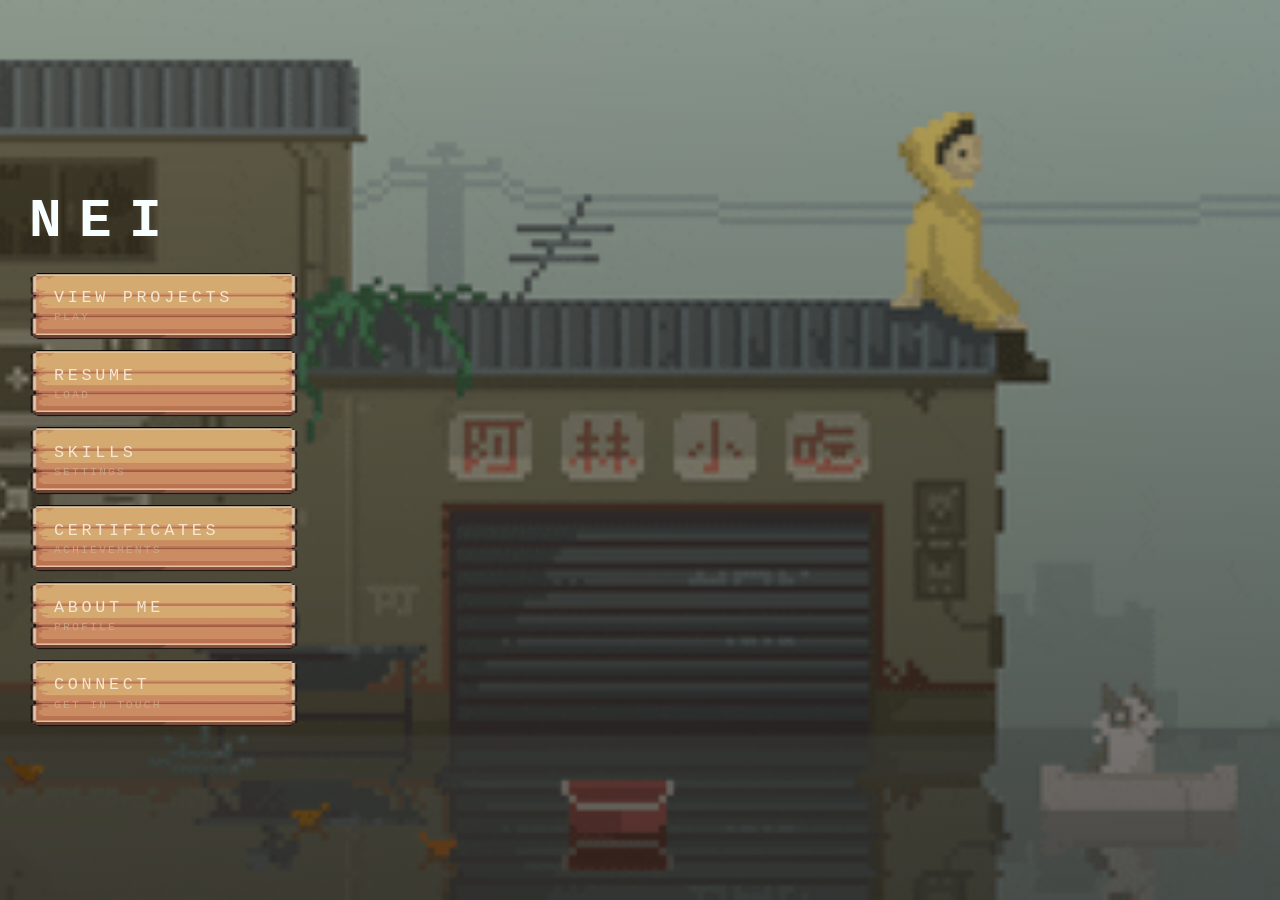
<file: index.html>
<!DOCTYPE html>
<html lang="en">
<head>
    <meta charset="UTF-8">
    <meta name="viewport" content="width=device-width, initial-scale=1.0">
    <meta name="description" content="Neil Sunday personal portfolio main menu">
    <link rel="preload" href="assets/image/body/background.gif" as="image">
    <title>neilsunday.0 | Main Menu</title>
    <link rel="stylesheet" href="style.css">
    <link rel="stylesheet" href="assets/css/menu.css">
    <link rel="stylesheet" href="assets/css/transition.css">
</head>
<body>
    <div class="cursor-glow" aria-hidden="true"></div>

    <main class="menu-shell" role="main">
        <div class="hud hud-top-right">ONLINE</div>
        <header class="menu-header">
            <p class="portfolio-label">PERSONAL PORTFOLIO </p>
            <br>
            <h1 class="game-title" aria-label="NEILSUNDAY.0">
                <span>N</span><span>E</span><span>I</span><span>L</span><span>S</span><span>U</span><span>N</span><span>D</span><span>A</span><span>Y</span><span>.</span><span>0</span>
            </h1>
        </header>

        <nav class="menu-nav" aria-label="Main menu">
            <a class="menu-item game-button" href="projects.html" data-transition-label="OPENING PROJECTS...">
                <span class="menu-item__content">
                    <span class="menu-item__title">View Projects</span>
                    <span class="menu-item__subtitle">Play</span>
                </span>
            </a>
            <a class="menu-item game-button" href="resume.html" data-transition-label="LOADING RESUME...">
                <span class="menu-item__content">
                    <span class="menu-item__title">Resume</span>
                    <span class="menu-item__subtitle">Load</span>
                </span>
            </a>
            <a class="menu-item game-button" href="skills.html" data-transition-label="ACCESSING SKILLS...">
                <span class="menu-item__content">
                    <span class="menu-item__title">Skills</span>
                    <span class="menu-item__subtitle">Settings</span>
                </span>
            </a>
            <a class="menu-item game-button" href="certificates.html" data-transition-label="OPENING CERTIFICATES...">
                <span class="menu-item__content">
                    <span class="menu-item__title">Certificates</span>
                    <span class="menu-item__subtitle">ACHIEVEMENTS</span>
                </span>
            </a>
            <a class="menu-item game-button" href="about.html" data-transition-label="OPENING ABOUT...">
                <span class="menu-item__content">
                    <span class="menu-item__title">About Me</span>
                    <span class="menu-item__subtitle">PROFILE</span>
                </span>
            </a>
            <a class="menu-item game-button" href="contact.html" data-transition-label="ESTABLISHING CONTACT...">
                <span class="menu-item__content">
                    <span class="menu-item__title">CONNECT</span>
                    <span class="menu-item__subtitle">Get in touch</span>
                </span>
            </a>
        </nav>

        <div class="hud hud-bottom-right">
            <span id="clock">00:00:00</span>
        </div>
    </main>

    <script src="assets/js/menu.js"></script>
    <script src="assets/js/transition.js"></script>
</body>
</html>
</file>
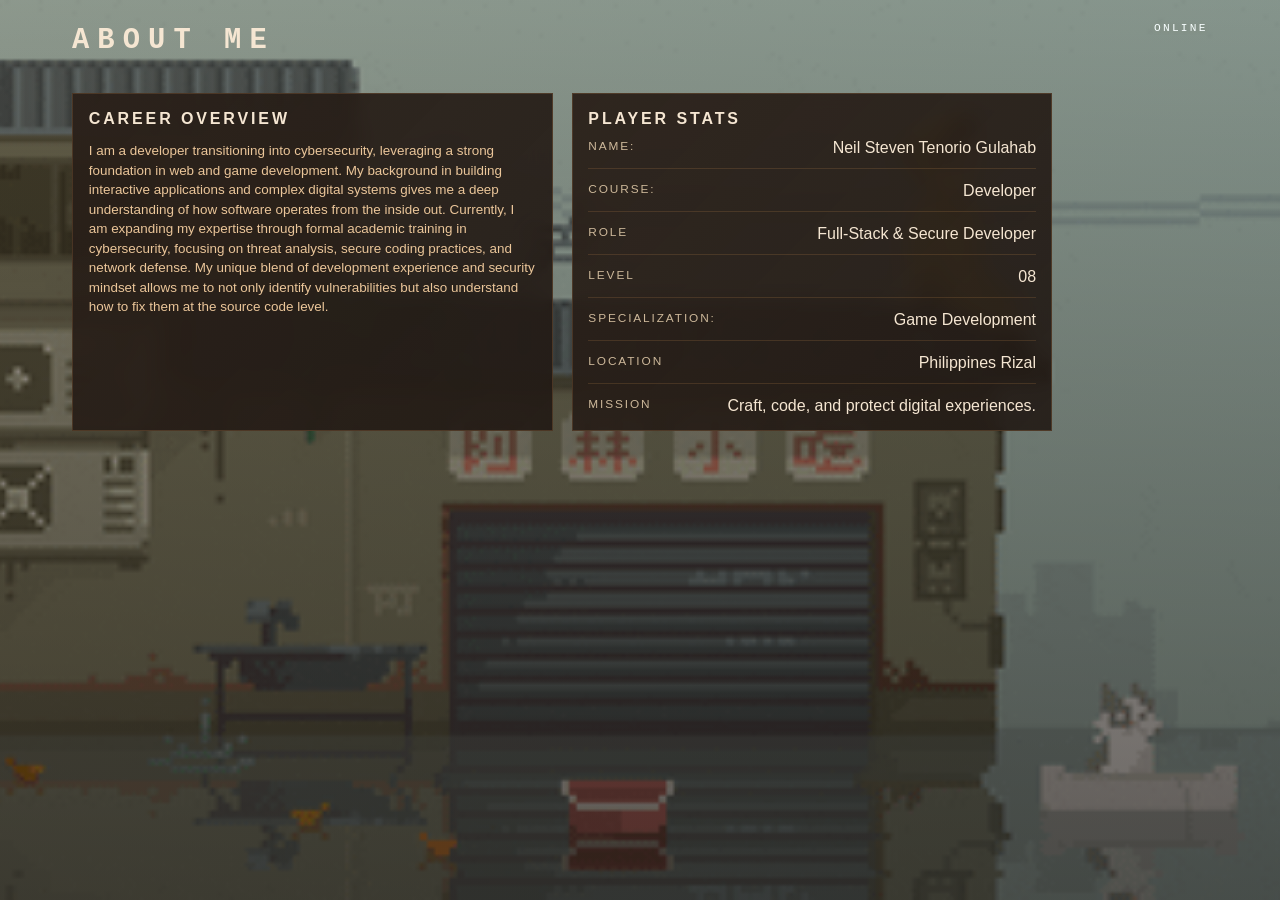
<file: about.html>
<!DOCTYPE html>
<html lang="en">
<head>
    <meta charset="UTF-8">
    <meta name="viewport" content="width=device-width, initial-scale=1.0">
    <link rel="preload" href="assets/image/body/background.gif" as="image">
    <title>About Me</title>
    <link rel="stylesheet" href="style.css">
    <link rel="stylesheet" href="assets/css/menu.css">
    <link rel="stylesheet" href="assets/css/transition.css">
    <link rel="stylesheet" href="assets/css/about.css">
</head>
<body>
    <div class="cursor-glow" aria-hidden="true"></div>

    <main class="page-shell" role="main">

        <div class="hud hud-top-right">ONLINE</div>

        <a class="back-link" href="index.html" data-transition-label="RETURNING TO MENU...">← MAIN MENU</a>

        <header class="page-heading">
            <h1 class="page-heading__title">ABOUT ME</h1>
            <br>
            <p class="page-heading__subtitle">My Information</p>
        </header>

        <section class="profile-grid" aria-label="Profile information">
            <article class="profile-card">
                <h2 class="profile-card__title">Career Overview</h2>
                <p class="profile-bio">I am a developer transitioning into cybersecurity, leveraging a strong foundation in web and game development. My background in building interactive applications and complex digital systems gives me a deep understanding of how software operates from the inside out. Currently, I am expanding my expertise through formal academic training in cybersecurity, focusing on threat analysis, secure coding practices, and network defense. My unique blend of development experience and security mindset allows me to not only identify vulnerabilities but also understand how to fix them at the source code level.</p>
            </article>
            <article class="profile-card">
                <h2 class="profile-card__title">Player Stats</h2>
                <div class="profile-list">
                    <div class="profile-item"><span class="profile-item__label">Name: </span><span class="profile-item__value">Neil Steven Tenorio Gulahab</span></div>
                    <div class="profile-item"><span class="profile-item__label">Course: </span><span class="profile-item__value">Developer</span></div>
                    <div class="profile-item"><span class="profile-item__label">Role</span><span class="profile-item__value">Full-Stack & Secure Developer</span></div>
                    <div class="profile-item"><span class="profile-item__label">Level</span><span class="profile-item__value">08</span></div>
                    <div class="profile-item"><span class="profile-item__label">Specialization: </span><span class="profile-item__value">Game Development</span></div>
                    <div class="profile-item"><span class="profile-item__label">Location</span><span class="profile-item__value">Philippines Rizal</span></div>
                    <div class="profile-item"><span class="profile-item__label">Mission</span><span class="profile-item__value">Craft, code, and protect digital experiences.</span></div>
                </div>
            </article>
        </section>

        <div class="hud hud-bottom-left">SYSTEM READY</div>
        <div class="hud hud-bottom-right">
            <span>Version 1.0</span>
            <span id="clock">00:00:00</span>
        </div>
    </main>

    <script src="assets/js/menu.js"></script>
    <script src="assets/js/transition.js"></script>
    <script src="assets/js/about.js"></script>
</body>
</html>
</file>
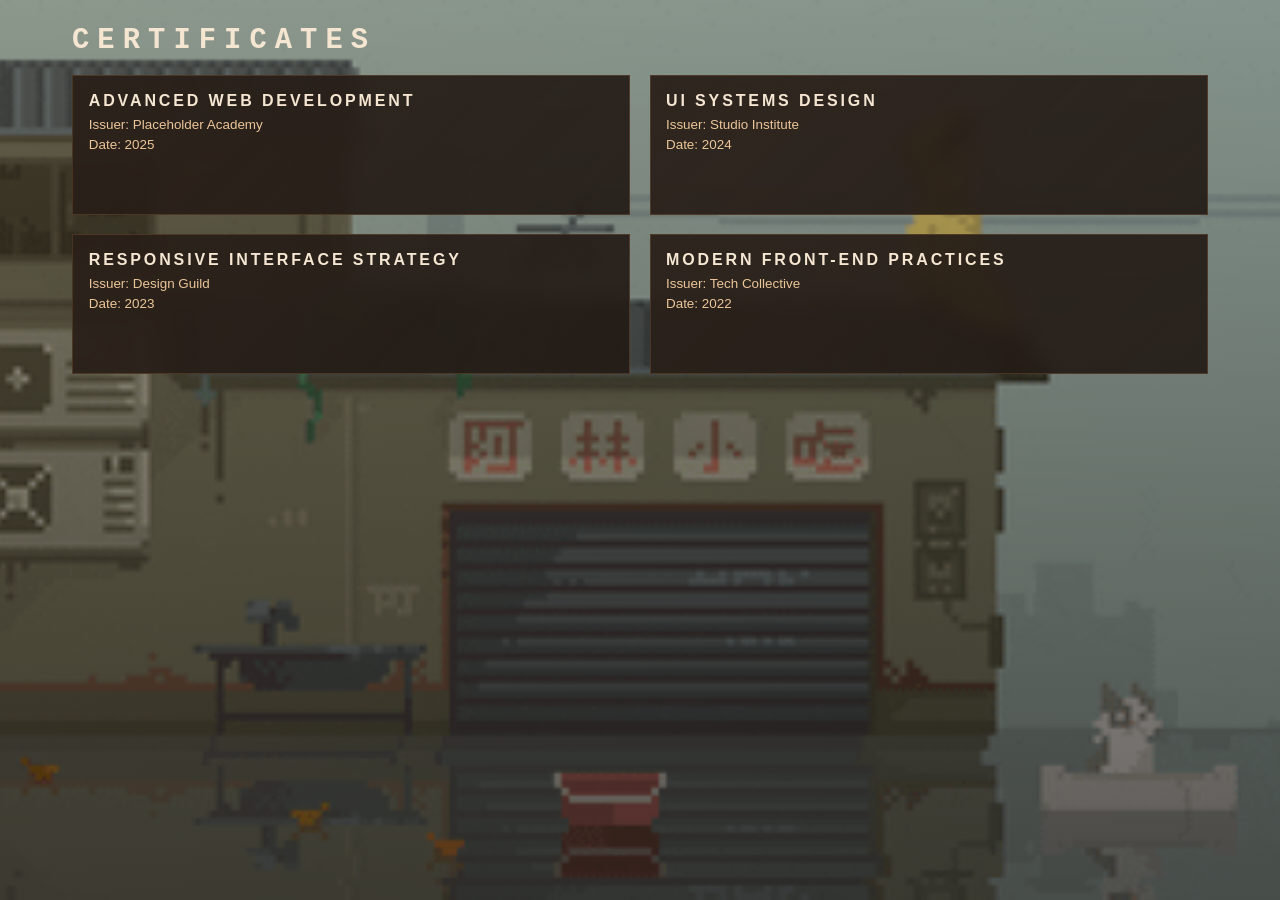
<file: achievements.html>
<!DOCTYPE html>
<html lang="en">
<head>
    <meta charset="UTF-8">
    <meta name="viewport" content="width=device-width, initial-scale=1.0">
    <title>Certificates</title>
    <link rel="stylesheet" href="style.css">
    <link rel="stylesheet" href="assets/css/menu.css">
    <link rel="stylesheet" href="assets/css/transition.css">
    <link rel="stylesheet" href="assets/css/certificates.css">
</head>
<body>
    <div class="cursor-glow" aria-hidden="true"></div>
    <div class="menu-scene" aria-hidden="true">
        <div class="ambient ambient-one"></div>
        <div class="ambient ambient-two"></div>
        <div class="ambient ambient-three"></div>
        <div class="particle-field">
            <span class="particle particle-1"></span>
            <span class="particle particle-2"></span>
            <span class="particle particle-3"></span>
            <span class="particle particle-4"></span>
            <span class="particle particle-5"></span>
            <span class="particle particle-6"></span>
        </div>
    </div>

    <main class="page-shell" role="main">
        <div class="hud hud-top-left">PERSONAL PORTFOLIO</div>
        <div class="hud hud-top-right">ONLINE</div>

        <a class="back-link" href="index.html" data-transition-label="RETURNING TO MENU...">← MAIN MENU</a>

        <header class="page-heading">
            <h1 class="page-heading__title">CERTIFICATES</h1>
            <p class="page-heading__subtitle">Achievements & Recognition</p>
        </header>

        <section class="certificates-grid" aria-label="Certificates">
            <article class="certificate-card">
                <h2 class="certificate-card__name">Advanced Web Development</h2>
                <p class="certificate-card__meta">Issuer: Placeholder Academy<br>Date: 2025</p>
                <a class="action-btn" href="#">View Certificate</a>
            </article>
            <article class="certificate-card">
                <h2 class="certificate-card__name">UI Systems Design</h2>
                <p class="certificate-card__meta">Issuer: Studio Institute<br>Date: 2024</p>
                <a class="action-btn" href="#">View Certificate</a>
            </article>
            <article class="certificate-card">
                <h2 class="certificate-card__name">Responsive Interface Strategy</h2>
                <p class="certificate-card__meta">Issuer: Design Guild<br>Date: 2023</p>
                <a class="action-btn" href="#">View Certificate</a>
            </article>
            <article class="certificate-card">
                <h2 class="certificate-card__name">Modern Front-End Practices</h2>
                <p class="certificate-card__meta">Issuer: Tech Collective<br>Date: 2022</p>
                <a class="action-btn" href="#">View Certificate</a>
            </article>
        </section>

        <div class="hud hud-bottom-left">SYSTEM READY</div>
        <div class="hud hud-bottom-right">
            <span>Version 1.0</span>
            <span id="clock">00:00:00</span>
        </div>
    </main>

    <script src="assets/js/menu.js"></script>
    <script src="assets/js/transition.js"></script>
    <script src="assets/js/certificates.js"></script>
</body>
</html>
</file>
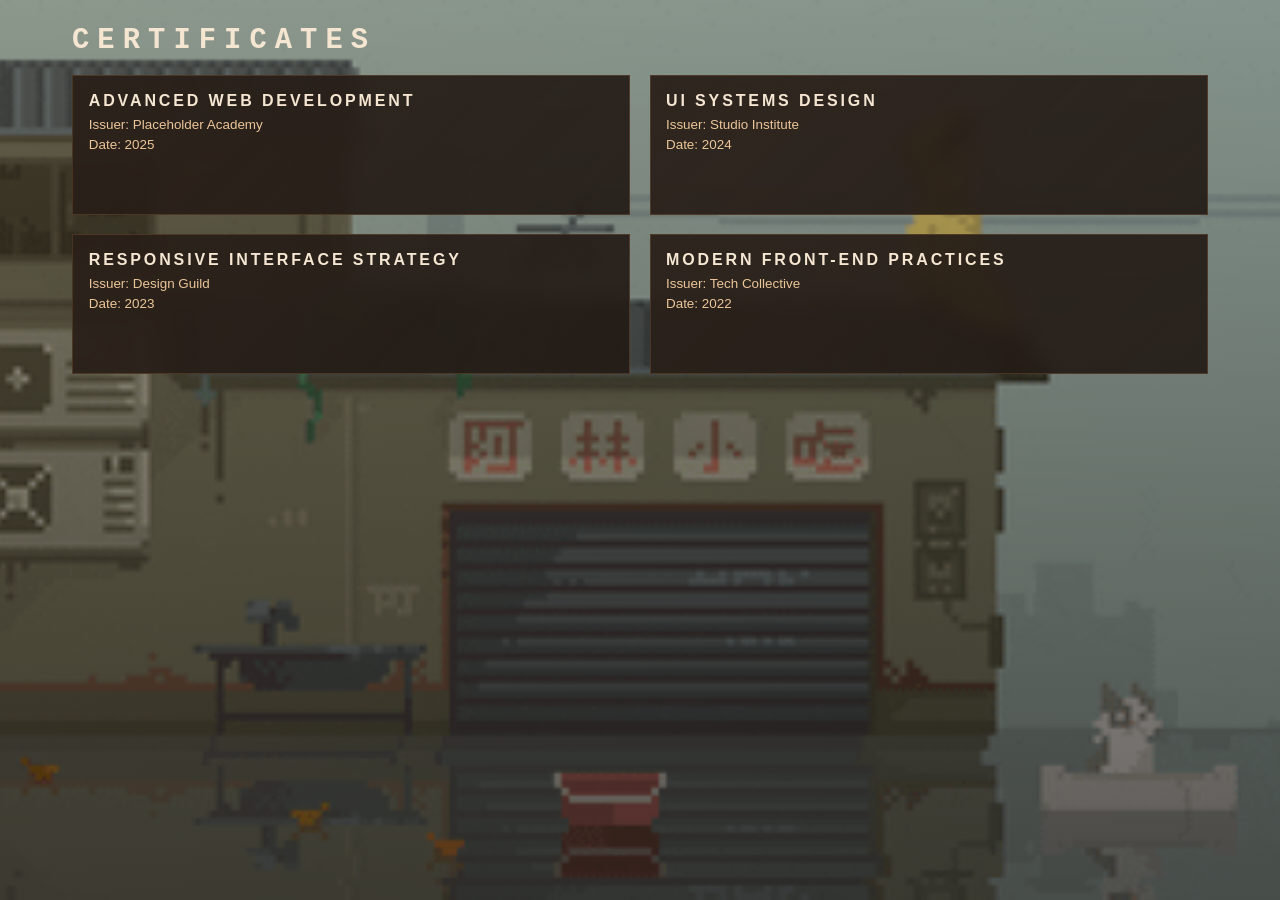
<file: certificates.html>
<!DOCTYPE html>
<html lang="en">
<head>
    <meta charset="UTF-8">
    <meta name="viewport" content="width=device-width, initial-scale=1.0">
    <link rel="preload" href="assets/image/body/background.gif" as="image">
    <title>Certificates</title>
    <link rel="stylesheet" href="style.css">
    <link rel="stylesheet" href="assets/css/menu.css">
    <link rel="stylesheet" href="assets/css/transition.css">
    <link rel="stylesheet" href="assets/css/certificates.css">
</head>
<body>
    <div class="cursor-glow" aria-hidden="true"></div>

    <main class="page-shell" role="main">
        <div class="hud hud-top-right">ONLINE</div>

        <a class="back-link" href="index.html" data-transition-label="RETURNING TO MENU...">← MAIN MENU</a>

        <header class="page-heading">
            <h1 class="page-heading__title">CERTIFICATES</h1>
            <p class="page-heading__subtitle">Achievements & Recognition</p>
        </header>

        <section class="certificates-grid" aria-label="Certificates">
            <article class="certificate-card">
                <h2 class="certificate-card__name">Advanced Web Development</h2>
                <p class="certificate-card__meta">Issuer: Placeholder Academy<br>Date: 2025</p>
                <a class="action-btn" href="#">View Certificate</a>
            </article>
            <article class="certificate-card">
                <h2 class="certificate-card__name">UI Systems Design</h2>
                <p class="certificate-card__meta">Issuer: Studio Institute<br>Date: 2024</p>
                <a class="action-btn" href="#">View Certificate</a>
            </article>
            <article class="certificate-card">
                <h2 class="certificate-card__name">Responsive Interface Strategy</h2>
                <p class="certificate-card__meta">Issuer: Design Guild<br>Date: 2023</p>
                <a class="action-btn" href="#">View Certificate</a>
            </article>
            <article class="certificate-card">
                <h2 class="certificate-card__name">Modern Front-End Practices</h2>
                <p class="certificate-card__meta">Issuer: Tech Collective<br>Date: 2022</p>
                <a class="action-btn" href="#">View Certificate</a>
            </article>
        </section>

        <div class="hud hud-bottom-left">SYSTEM READY</div>
        <div class="hud hud-bottom-right">
            <span>Version 1.0</span>
            <span id="clock">00:00:00</span>
        </div>
    </main>

    <script src="assets/js/menu.js"></script>
    <script src="assets/js/transition.js"></script>
    <script src="assets/js/certificates.js"></script>
</body>
</html>
</file>
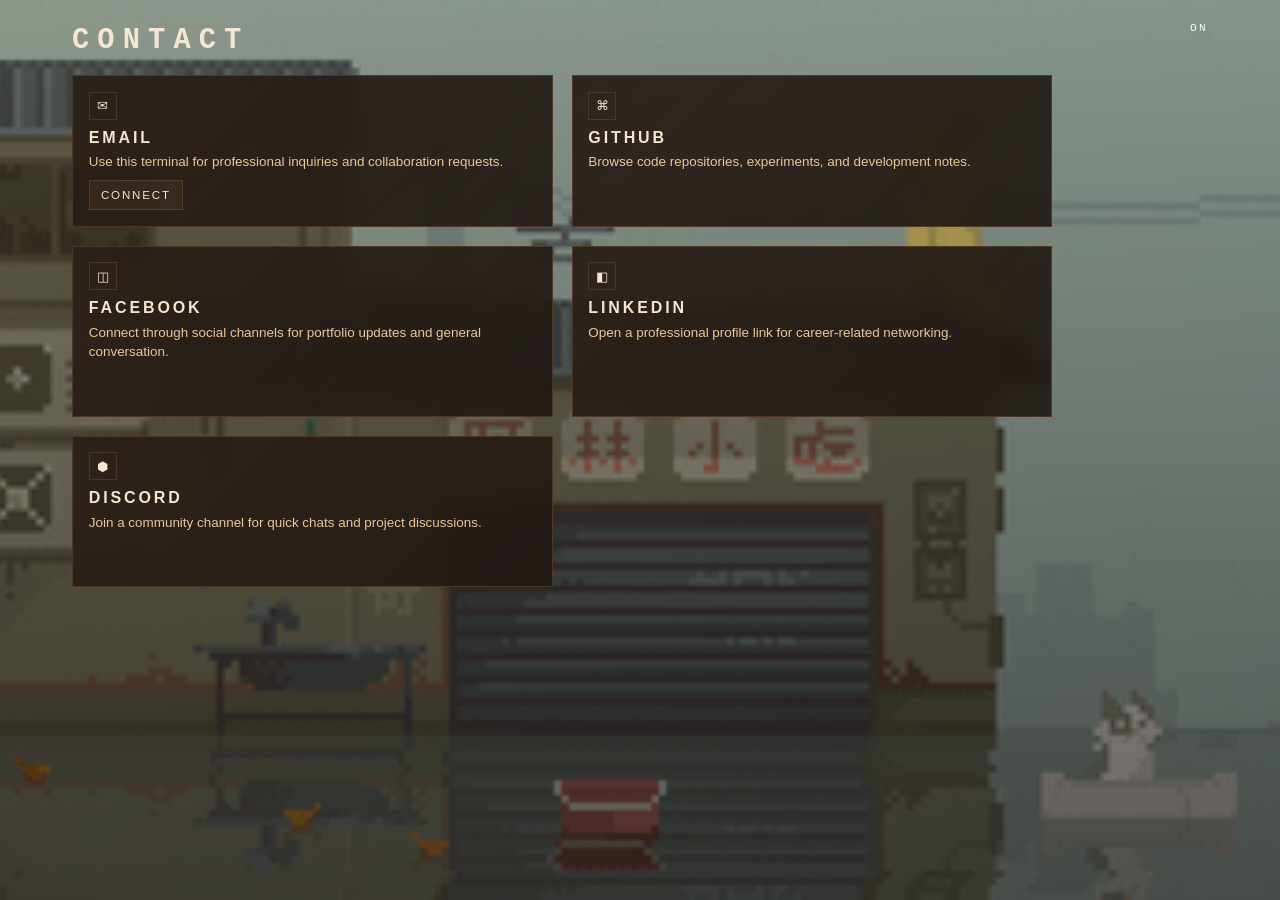
<file: contact.html>
<!DOCTYPE html>
<html lang="en">
<head>
    <meta charset="UTF-8">
    <meta name="viewport" content="width=device-width, initial-scale=1.0">
    <link rel="preload" href="assets/image/body/background.gif" as="image">
    <title>Contact</title>
    <link rel="stylesheet" href="style.css">
    <link rel="stylesheet" href="assets/css/menu.css">
    <link rel="stylesheet" href="assets/css/transition.css">
    <link rel="stylesheet" href="assets/css/contact.css">
</head>
<body>
    <div class="cursor-glow" aria-hidden="true"></div>

    <main class="page-shell" role="main">
        <div class="hud hud-top-right">ONLINE</div>

        <a class="back-link" href="index.html" data-transition-label="RETURNING TO MENU...">← MAIN MENU</a>

        <header class="page-heading">
            <h1 class="page-heading__title">CONTACT</h1>
            <p class="page-heading__subtitle">Communication Terminal</p>
        </header>

        <section class="contact-grid" aria-label="Contact options">
            <article class="contact-card">
                <div class="contact-card__icon">✉</div>
                <h2 class="contact-card__title">Email</h2>
                <p class="contact-card__desc">Use this terminal for professional inquiries and collaboration requests.</p>
                <a class="action-btn" href="#">Connect</a>
            </article>
            <article class="contact-card">
                <div class="contact-card__icon">⌘</div>
                <h2 class="contact-card__title">GitHub</h2>
                <p class="contact-card__desc">Browse code repositories, experiments, and development notes.</p>
                <a class="action-btn" href="#">Connect</a>
            </article>
            <article class="contact-card">
                <div class="contact-card__icon">◫</div>
                <h2 class="contact-card__title">Facebook</h2>
                <p class="contact-card__desc">Connect through social channels for portfolio updates and general conversation.</p>
                <a class="action-btn" href="#">Connect</a>
            </article>
            <article class="contact-card">
                <div class="contact-card__icon">◧</div>
                <h2 class="contact-card__title">LinkedIn</h2>
                <p class="contact-card__desc">Open a professional profile link for career-related networking.</p>
                <a class="action-btn" href="#">Connect</a>
            </article>
            <article class="contact-card">
                <div class="contact-card__icon">⬢</div>
                <h2 class="contact-card__title">Discord</h2>
                <p class="contact-card__desc">Join a community channel for quick chats and project discussions.</p>
                <a class="action-btn" href="#">Connect</a>
            </article>
        </section>

        <div class="hud hud-bottom-left">SYSTEM READY</div>
        <div class="hud hud-bottom-right">
            <span>Version 1.0</span>
            <span id="clock">00:00:00</span>
        </div>
    </main>

    <script src="assets/js/menu.js"></script>
    <script src="assets/js/transition.js"></script>
    <script src="assets/js/contact.js"></script>
</body>
</html>
</file>
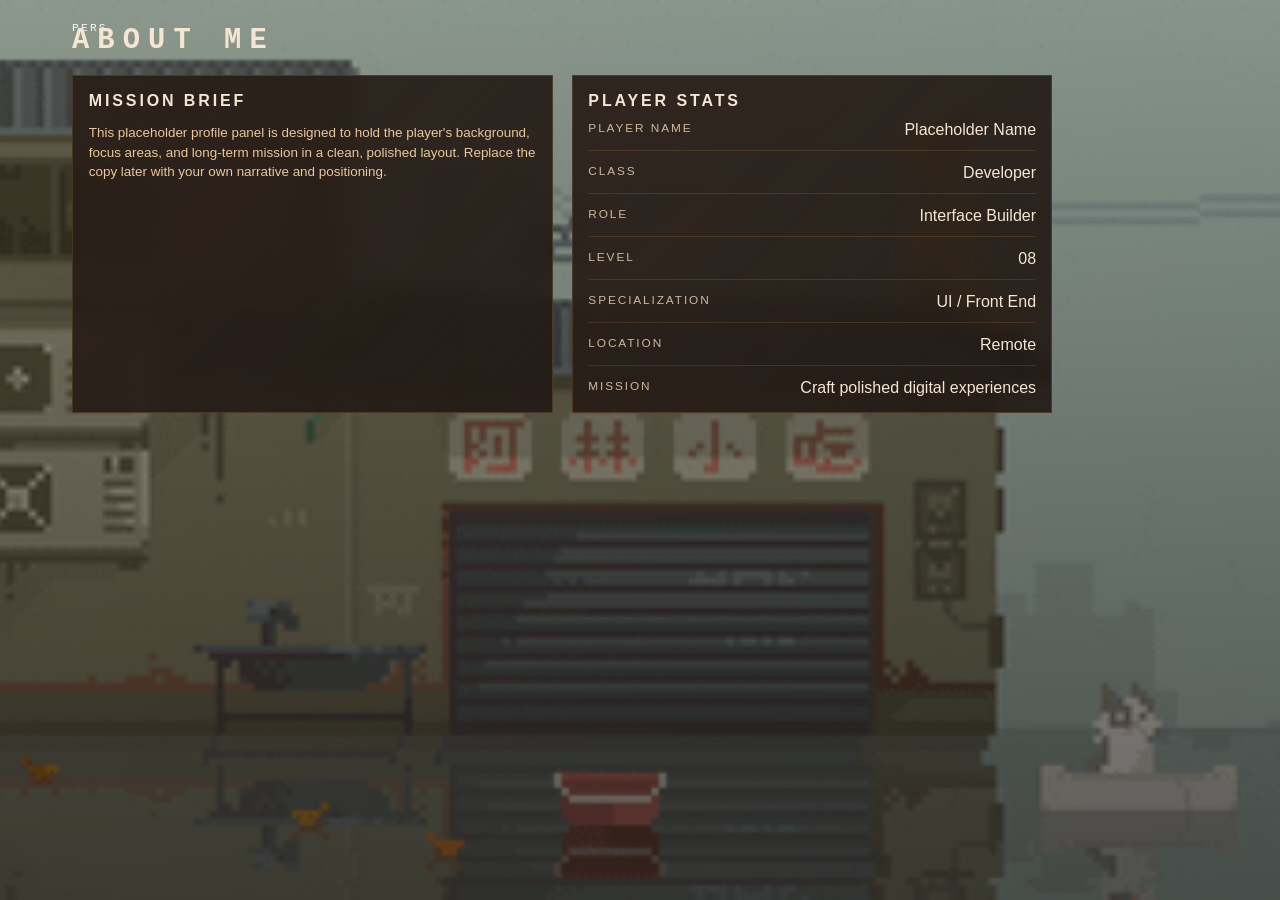
<file: profile.html>
<!DOCTYPE html>
<html lang="en">
<head>
    <meta charset="UTF-8">
    <meta name="viewport" content="width=device-width, initial-scale=1.0">
    <title>About Me</title>
    <link rel="stylesheet" href="style.css">
    <link rel="stylesheet" href="assets/css/menu.css">
    <link rel="stylesheet" href="assets/css/transition.css">
    <link rel="stylesheet" href="assets/css/about.css">
</head>
<body>
    <div class="cursor-glow" aria-hidden="true"></div>
    <div class="menu-scene" aria-hidden="true">
        <div class="ambient ambient-one"></div>
        <div class="ambient ambient-two"></div>
        <div class="ambient ambient-three"></div>
        <div class="particle-field">
            <span class="particle particle-1"></span>
            <span class="particle particle-2"></span>
            <span class="particle particle-3"></span>
            <span class="particle particle-4"></span>
            <span class="particle particle-5"></span>
            <span class="particle particle-6"></span>
        </div>
    </div>

    <main class="page-shell" role="main">
        <div class="hud hud-top-left">PERSONAL PORTFOLIO</div>
        <div class="hud hud-top-right">ONLINE</div>

        <a class="back-link" href="index.html" data-transition-label="RETURNING TO MENU...">← MAIN MENU</a>

        <header class="page-heading">
            <h1 class="page-heading__title">ABOUT ME</h1>
            <p class="page-heading__subtitle">Player Information</p>
        </header>

        <section class="profile-grid" aria-label="Profile information">
            <article class="profile-card">
                <h2 class="profile-card__title">Mission Brief</h2>
                <p class="profile-bio">This placeholder profile panel is designed to hold the player's background, focus areas, and long-term mission in a clean, polished layout. Replace the copy later with your own narrative and positioning.</p>
            </article>
            <article class="profile-card">
                <h2 class="profile-card__title">Player Stats</h2>
                <div class="profile-list">
                    <div class="profile-item"><span class="profile-item__label">Player Name</span><span class="profile-item__value">Placeholder Name</span></div>
                    <div class="profile-item"><span class="profile-item__label">Class</span><span class="profile-item__value">Developer</span></div>
                    <div class="profile-item"><span class="profile-item__label">Role</span><span class="profile-item__value">Interface Builder</span></div>
                    <div class="profile-item"><span class="profile-item__label">Level</span><span class="profile-item__value">08</span></div>
                    <div class="profile-item"><span class="profile-item__label">Specialization</span><span class="profile-item__value">UI / Front End</span></div>
                    <div class="profile-item"><span class="profile-item__label">Location</span><span class="profile-item__value">Remote</span></div>
                    <div class="profile-item"><span class="profile-item__label">Mission</span><span class="profile-item__value">Craft polished digital experiences</span></div>
                </div>
            </article>
        </section>

        <div class="hud hud-bottom-left">SYSTEM READY</div>
        <div class="hud hud-bottom-right">
            <span>Version 1.0</span>
            <span id="clock">00:00:00</span>
        </div>
    </main>

    <script src="assets/js/menu.js"></script>
    <script src="assets/js/transition.js"></script>
    <script src="assets/js/about.js"></script>
</body>
</html>
</file>
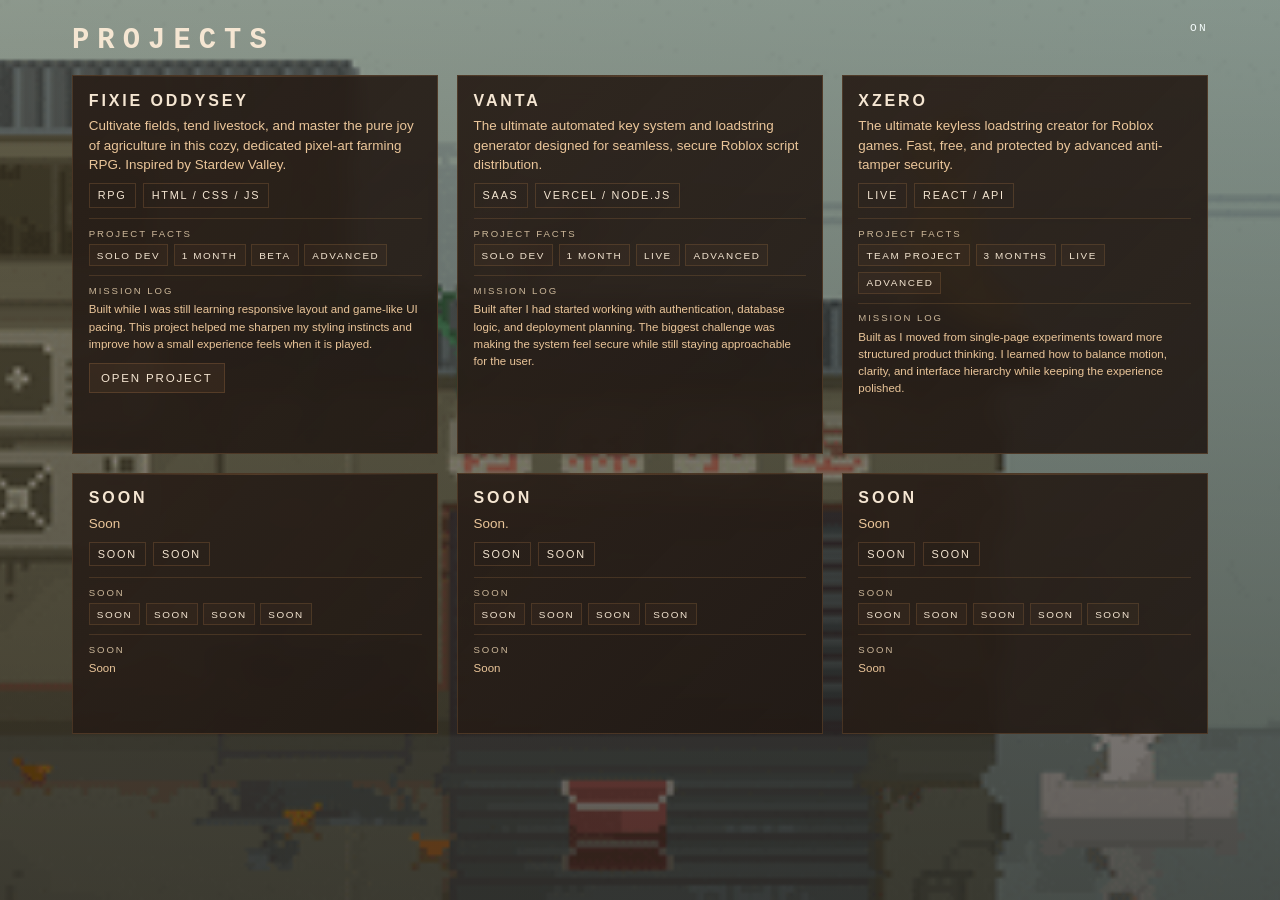
<file: projects.html>
<!DOCTYPE html>
<html lang="en">
<head>
    <meta charset="UTF-8">
    <meta name="viewport" content="width=device-width, initial-scale=1.0">
    <link rel="preload" href="assets/image/body/background.gif" as="image">
    <title>Projects</title>
    <link rel="stylesheet" href="style.css">
    <link rel="stylesheet" href="assets/css/menu.css">
    <link rel="stylesheet" href="assets/css/transition.css">
    <link rel="stylesheet" href="assets/css/projects.css">
</head>
<body>
    <div class="cursor-glow" aria-hidden="true"></div>

    <main class="page-shell" role="main">
        <div class="hud hud-top-right">ONLINE</div>

        <a class="back-link" href="index.html" data-transition-label="RETURNING TO MENU...">← MAIN MENU</a>

        <header class="page-heading">
            <h1 class="page-heading__title">PROJECTS</h1>
            <p class="page-heading__subtitle">Selected Development Works</p>
        </header>

        <section class="projects-grid" aria-label="Project portfolio">
            <article class="project-card">
                <h2 class="project-card__title">Fixie Oddysey</h2>
                <p class="project-card__desc">Cultivate fields, tend livestock, and master the pure joy of agriculture in this cozy, dedicated pixel-art farming RPG. Inspired by Stardew Valley.</p>
                <div class="project-card__meta">
                    <span class="status-badge">RPG</span>
                    <span class="tech-pill">HTML / CSS / JS</span>
                </div>
                <div class="project-card__facts" aria-label="Project facts">
                    <div class="project-card__facts-title">PROJECT FACTS</div>
                    <div class="project-card__facts-list">
                            <span class="project-card__fact-badge">SOLO DEV</span>
                        <span class="project-card__fact-badge">1 MONTH</span>
                        <span class="project-card__fact-badge">BETA</span>
                        <span class="project-card__fact-badge">ADVANCED</span>
                    </div>
                </div>
                <div class="project-card__mission">
                    <div class="project-card__mission-title">MISSION LOG</div>
                    <p class="project-card__mission-text">Built while I was still learning responsive layout and game-like UI pacing. This project helped me sharpen my styling instincts and improve how a small experience feels when it is played.</p>
                </div>
                <div class="project-card__actions">
                    <a class="action-btn" href="#">Open Project</a>
                </div>
            </article>
            <article class="project-card">
                <h2 class="project-card__title">Vanta</h2>
                <p class="project-card__desc">The ultimate automated key system and loadstring generator designed for seamless, secure Roblox script distribution.</p>
                <div class="project-card__meta">
                    <span class="status-badge">SaaS</span>
                    <span class="tech-pill">Vercel / Node.js</span>
                </div>
                <div class="project-card__facts" aria-label="Project facts">
                    <div class="project-card__facts-title">PROJECT FACTS</div>
                    <div class="project-card__facts-list">
                        <span class="project-card__fact-badge">SOLO DEV</span>
                        <span class="project-card__fact-badge">1 MONTH</span>
                        <span class="project-card__fact-badge">Live</span>
                        <span class="project-card__fact-badge">ADVANCED</span>
                    </div>
                </div>
                <div class="project-card__mission">
                    <div class="project-card__mission-title">MISSION LOG</div>
                    <p class="project-card__mission-text">Built after I had started working with authentication, database logic, and deployment planning. The biggest challenge was making the system feel secure while still staying approachable for the user.</p>
                </div>
                <div class="project-card__actions">
                    <a class="action-btn" href="https://zxrokey.vercel.app/admin-login.html" target="_blank">Open Project</a>
                    <a class="action-btn" href="#">GitHub</a>
                </div>
            </article>
            <article class="project-card">
                <h2 class="project-card__title">XZero</h2>
                <p class="project-card__desc">The ultimate keyless loadstring creator for Roblox games. Fast, free, and protected by advanced anti-tamper security.</p>
                <div class="project-card__meta">
                    <span class="status-badge">Live</span>
                    <span class="tech-pill">React / API</span>
                </div>
                <div class="project-card__facts" aria-label="Project facts">
                    <div class="project-card__facts-title">PROJECT FACTS</div>
                    <div class="project-card__facts-list">
                        <span class="project-card__fact-badge">TEAM PROJECT</span>
                        <span class="project-card__fact-badge">3 MONTHS</span>
                        <span class="project-card__fact-badge">Live </span>
                        <span class="project-card__fact-badge">ADVANCED</span>
                    </div>
                </div>
                <div class="project-card__mission">
                    <div class="project-card__mission-title">MISSION LOG</div>
                    <p class="project-card__mission-text">Built as I moved from single-page experiments toward more structured product thinking. I learned how to balance motion, clarity, and interface hierarchy while keeping the experience polished.</p>
                </div>
                <div class="project-card__actions">
                    <a class="action-btn" href="https://xzer0.onrender.com/index.html" target="_blank">Admin</a>
                    <a class="action-btn" href="https://zxrokey.vercel.app/" target="_blank">Clients</a>
                </div>
            </article>
            <article class="project-card">
                <h2 class="project-card__title">Soon</h2>
                <p class="project-card__desc">Soon</p>
                <div class="project-card__meta">
                    <span class="status-badge">Soon</span>
                    <span class="tech-pill">Soon</span>
                </div>
                <div class="project-card__facts" aria-label="Project facts">
                    <div class="project-card__facts-title">Soon</div>
                    <div class="project-card__facts-list">
                        <span class="project-card__fact-badge">Soon</span>
                        <span class="project-card__fact-badge">Soon</span>
                        <span class="project-card__fact-badge">Soon</span>
                        <span class="project-card__fact-badge">Soon</span>
                    </div>
                </div>
                <div class="project-card__mission">
                    <div class="project-card__mission-title">Soon</div>
                    <p class="project-card__mission-text">Soon</p>
                </div>
                <div class="project-card__actions">
                    <a class="action-btn" href="#">Soon</a>
                    <a class="action-btn" href="#">Soon</a>
                </div>
            </article>
            <article class="project-card">
                <h2 class="project-card__title">Soon</h2>
                <p class="project-card__desc">Soon.</p>
                <div class="project-card__meta">
                    <span class="status-badge">Soon</span>
                    <span class="tech-pill">Soon</span>
                </div>
                <div class="project-card__facts" aria-label="Project facts">
                    <div class="project-card__facts-title">Soon</div>
                    <div class="project-card__facts-list">
                        <span class="project-card__fact-badge">Soon</span>
                        <span class="project-card__fact-badge">Soon</span>
                        <span class="project-card__fact-badge">Soon</span>
                        <span class="project-card__fact-badge">Soon</span>
                    </div>
                </div>
                <div class="project-card__mission">
                    <div class="project-card__mission-title">Soon</div>
                    <p class="project-card__mission-text">Soon</p>
                </div>
                <div class="project-card__actions">
                    <a class="action-btn" href="#">Soon</a>
                    <a class="action-btn" href="#">Soon</a>
                </div>
            </article>
            <article class="project-card">
                <h2 class="project-card__title">Soon</h2>
                <p class="project-card__desc">Soon</p>
                <div class="project-card__meta">
                    <span class="status-badge">Soon</span>
                    <span class="tech-pill">Soon</span>
                </div>
                <div class="project-card__facts" aria-label="Project facts">
                    <div class="project-card__facts-title">Soon</div>
                    <div class="project-card__facts-list">
                        <span class="project-card__fact-badge">Soon</span>
                        <span class="project-card__fact-badge">Soon</span>
                        <span class="project-card__fact-badge">Soon</span>
                        <span class="project-card__fact-badge">Soon</span>
                        <span class="project-card__fact-badge">Soon</span>
                    </div>
                </div>
                <div class="project-card__mission">
                    <div class="project-card__mission-title">Soon</div>
                    <!-- Edit mission log -->
                    <p class="project-card__mission-text">Soon</p>
                </div>
                <div class="project-card__actions">
                    <a class="action-btn" href="#">Soon</a>
                    <a class="action-btn" href="#">Soon</a>
                </div>
            </article>
        </section>

        
    </main>

    <script src="assets/js/menu.js"></script>
    <script src="assets/js/transition.js"></script>
    <script src="assets/js/projects.js"></script>
</body>
</html>
</file>
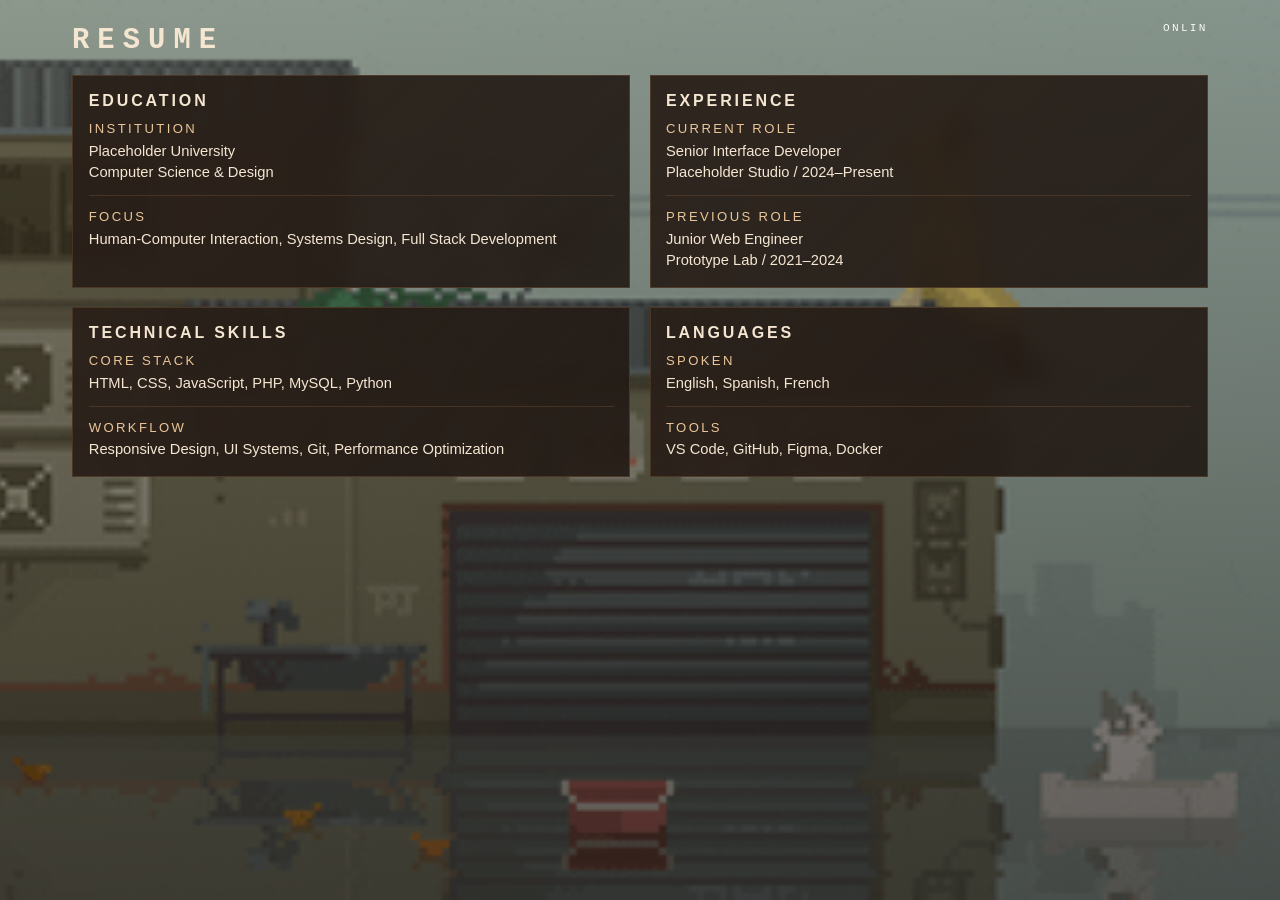
<file: resume.html>
<!DOCTYPE html>
<html lang="en">
<head>
    <meta charset="UTF-8">
    <meta name="viewport" content="width=device-width, initial-scale=1.0">
    <link rel="preload" href="assets/image/body/background.gif" as="image">
    <title>Resume</title>
    <link rel="stylesheet" href="style.css">
    <link rel="stylesheet" href="assets/css/menu.css">
    <link rel="stylesheet" href="assets/css/transition.css">
    <link rel="stylesheet" href="assets/css/resume.css">
</head>
<body>
    <div class="cursor-glow" aria-hidden="true"></div>

    <main class="page-shell" role="main">
        <div class="hud hud-top-right">ONLINE</div>

        <a class="back-link" href="index.html" data-transition-label="RETURNING TO MENU...">← MAIN MENU</a>

        <header class="page-heading">
            <h1 class="page-heading__title">RESUME</h1>
            <p class="page-heading__subtitle">Professional Information</p>
        </header>

        <section class="resume-grid" aria-label="Resume sections">
            <article class="resume-card">
                <h2 class="resume-card__title">Education</h2>
                <div class="resume-list">
                    <div class="resume-item">
                        <span class="resume-item__label">Institution</span>
                        <div class="resume-item__value">Placeholder University<br>Computer Science & Design</div>
                    </div>
                    <div class="resume-item">
                        <span class="resume-item__label">Focus</span>
                        <div class="resume-item__value">Human-Computer Interaction, Systems Design, Full Stack Development</div>
                    </div>
                </div>
            </article>
            <article class="resume-card">
                <h2 class="resume-card__title">Experience</h2>
                <div class="resume-list">
                    <div class="resume-item">
                        <span class="resume-item__label">Current Role</span>
                        <div class="resume-item__value">Senior Interface Developer<br>Placeholder Studio / 2024–Present</div>
                    </div>
                    <div class="resume-item">
                        <span class="resume-item__label">Previous Role</span>
                        <div class="resume-item__value">Junior Web Engineer<br>Prototype Lab / 2021–2024</div>
                    </div>
                </div>
            </article>
            <article class="resume-card">
                <h2 class="resume-card__title">Technical Skills</h2>
                <div class="resume-list">
                    <div class="resume-item">
                        <span class="resume-item__label">Core Stack</span>
                        <div class="resume-item__value">HTML, CSS, JavaScript, PHP, MySQL, Python</div>
                    </div>
                    <div class="resume-item">
                        <span class="resume-item__label">Workflow</span>
                        <div class="resume-item__value">Responsive Design, UI Systems, Git, Performance Optimization</div>
                    </div>
                </div>
            </article>
            <article class="resume-card">
                <h2 class="resume-card__title">Languages</h2>
                <div class="resume-list">
                    <div class="resume-item">
                        <span class="resume-item__label">Spoken</span>
                        <div class="resume-item__value">English, Spanish, French</div>
                    </div>
                    <div class="resume-item">
                        <span class="resume-item__label">Tools</span>
                        <div class="resume-item__value">VS Code, GitHub, Figma, Docker</div>
                    </div>
                </div>
            </article>
        </section>

        <a class="action-btn" href="#">Download Resume</a>

        <div class="hud hud-bottom-left">SYSTEM READY</div>
        <div class="hud hud-bottom-right">
            <span>Version 1.0</span>
            <span id="clock">00:00:00</span>
        </div>
    </main>

    <script src="assets/js/menu.js"></script>
    <script src="assets/js/transition.js"></script>
    <script src="assets/js/resume.js"></script>
</body>
</html>
</file>
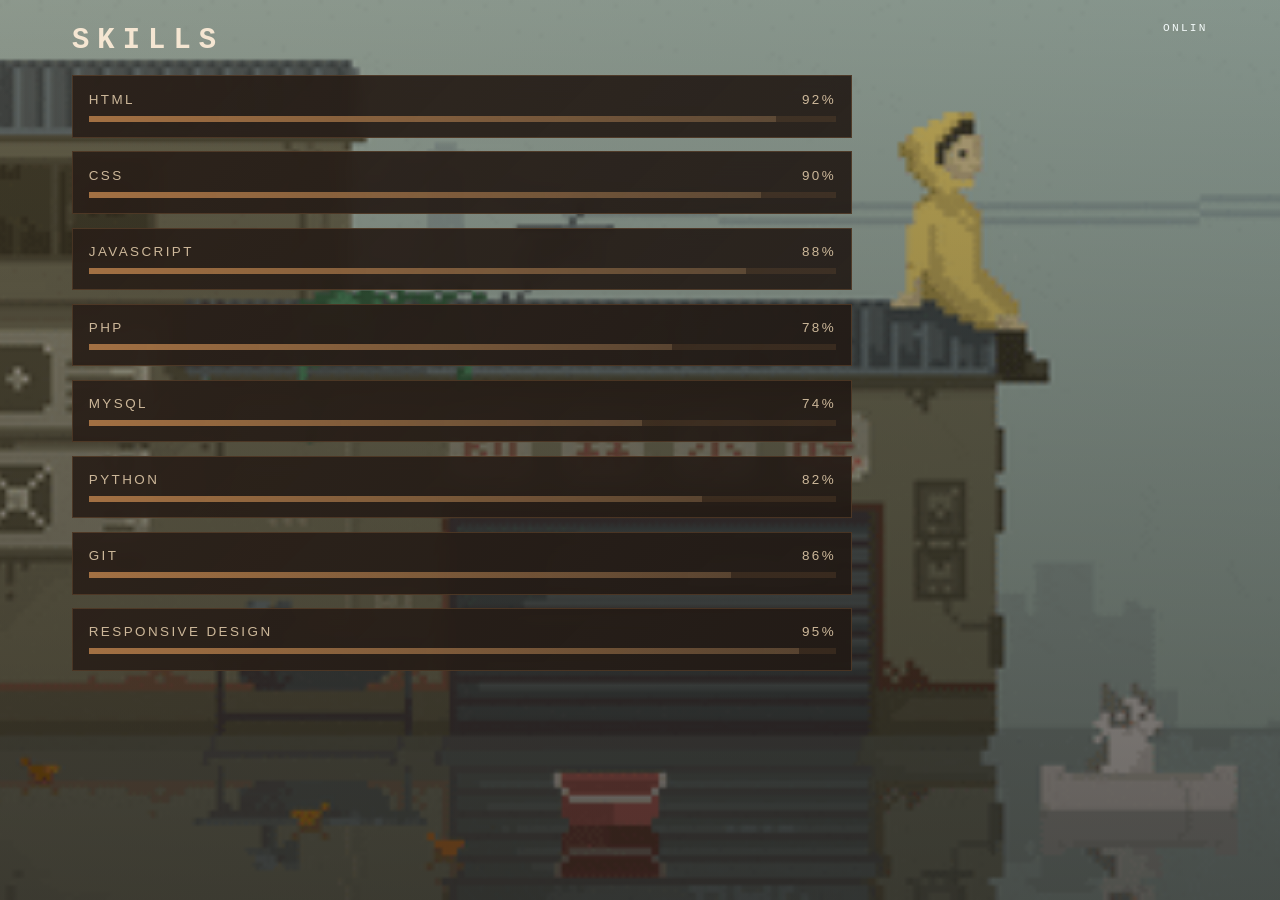
<file: skills.html>
<!DOCTYPE html>
<html lang="en">
<head>
    <meta charset="UTF-8">
    <meta name="viewport" content="width=device-width, initial-scale=1.0">
    <link rel="preload" href="assets/image/body/background.gif" as="image">
    <title>Skills</title>
    <link rel="stylesheet" href="style.css">
    <link rel="stylesheet" href="assets/css/menu.css">
    <link rel="stylesheet" href="assets/css/transition.css">
    <link rel="stylesheet" href="assets/css/skills.css">
</head>
<body>
    <div class="cursor-glow" aria-hidden="true"></div>

    <main class="page-shell" role="main">
        <div class="hud hud-top-right">ONLINE</div>

        <a class="back-link" href="index.html" data-transition-label="RETURNING TO MENU...">← MAIN MENU</a>

        <header class="page-heading">
            <h1 class="page-heading__title">SKILLS</h1>
            <p class="page-heading__subtitle">Technical Arsenal</p>
        </header>

        <section class="skills-panel" aria-label="Technical skills">
            <div class="skill-item"><div class="skill-item__top"><span>HTML</span><span>92%</span></div><div class="skill-bar"><div class="skill-bar__fill" data-value="92"></div></div></div>
            <div class="skill-item"><div class="skill-item__top"><span>CSS</span><span>90%</span></div><div class="skill-bar"><div class="skill-bar__fill" data-value="90"></div></div></div>
            <div class="skill-item"><div class="skill-item__top"><span>JavaScript</span><span>88%</span></div><div class="skill-bar"><div class="skill-bar__fill" data-value="88"></div></div></div>
            <div class="skill-item"><div class="skill-item__top"><span>PHP</span><span>78%</span></div><div class="skill-bar"><div class="skill-bar__fill" data-value="78"></div></div></div>
            <div class="skill-item"><div class="skill-item__top"><span>MySQL</span><span>74%</span></div><div class="skill-bar"><div class="skill-bar__fill" data-value="74"></div></div></div>
            <div class="skill-item"><div class="skill-item__top"><span>Python</span><span>82%</span></div><div class="skill-bar"><div class="skill-bar__fill" data-value="82"></div></div></div>
            <div class="skill-item"><div class="skill-item__top"><span>Git</span><span>86%</span></div><div class="skill-bar"><div class="skill-bar__fill" data-value="86"></div></div></div>
            <div class="skill-item"><div class="skill-item__top"><span>Responsive Design</span><span>95%</span></div><div class="skill-bar"><div class="skill-bar__fill" data-value="95"></div></div></div>
        </section>

        <div class="hud hud-bottom-left">SYSTEM READY</div>
        <div class="hud hud-bottom-right">
            <span>Version 1.0</span>
            <span id="clock">00:00:00</span>
        </div>
    </main>

    <script src="assets/js/menu.js"></script>
    <script src="assets/js/transition.js"></script>
    <script src="assets/js/skills.js"></script>
</body>
</html>
</file>
<file: style.css>
:root {
    color-scheme: dark;
    --page-bg: #18120D;
    --page-bg-alt: #211914;
    --panel-bg: #2A2019;
    --panel-dark: #3B2A21;
    --border-soft: #5A4231;
    --accent: #A87445;
    --light-brown: #C69C6D;
    --tan: #D8B487;
    --peach: #EBC69A;
    --text-cyan: #F5E6D2;
    --text-subtle: #CDB89A;
    --line-cyan: #A87445;
}

* {
    box-sizing: border-box;
}

html {
    min-height: 100%;
}

body {
    margin: 0;
    min-height: 100svh;
    min-height: 100dvh;
    font-family: "Segoe UI", "Trebuchet MS", Arial, sans-serif;
    background: var(--page-bg);
    color: var(--text-cyan);
    overflow-x: hidden;
}

a {
    color: inherit;
    text-decoration: none;
}

body .page-shell {
    padding-block: clamp(0.7rem, 1.4vh, 1rem);
    gap: clamp(0.7rem, 1.3vh, 1rem);
}

body .back-link {
    font-size: clamp(0.64rem, 0.95vw, 0.74rem);
}

body .page-heading__title {
    font-size: clamp(1.15rem, 2.4vw, 1.8rem);
}

body .page-heading__subtitle {
    font-size: clamp(0.68rem, 0.95vw, 0.8rem);
}

body .project-card,
body .resume-card,
body .certificate-card,
body .contact-card,
body .profile-card,
body .skill-item {
    padding: clamp(0.8rem, 1.2vw, 1rem);
}

body .project-card__desc,
body .certificate-card__meta,
body .contact-card__desc,
body .profile-bio {
    font-size: 0.84rem;
    line-height: 1.45;
}

body .project-card__meta,
body .project-card__actions {
    gap: 0.45rem;
}

body .action-btn {
    padding: 0.5rem 0.7rem;
}

@media (max-height: 860px) {
    body .page-shell {
        gap: 0.65rem;
        padding-block: 0.65rem;
    }

    body .page-heading__title {
        font-size: clamp(1rem, 2vw, 1.5rem);
    }

    body .project-card,
    body .resume-card,
    body .certificate-card,
    body .contact-card,
    body .profile-card,
    body .skill-item {
        padding: 0.75rem;
    }

    body .project-card__desc,
    body .certificate-card__meta,
    body .contact-card__desc,
    body .profile-bio {
        font-size: 0.8rem;
        line-height: 1.4;
    }
}

@media (max-height: 760px) {
    body .page-shell {
        gap: 0.45rem;
        padding-block: 0.45rem;
    }

    body .page-heading__title {
        font-size: clamp(0.95rem, 1.8vw, 1.3rem);
    }

    body .page-heading__subtitle {
        font-size: 0.64rem;
    }

    body .project-card,
    body .resume-card,
    body .certificate-card,
    body .contact-card,
    body .profile-card,
    body .skill-item {
        padding: 0.66rem;
    }
}
</file>
<file: assets/css/menu.css>
:root {
    --line-cyan: #A87445;
    --text-cyan: #F5E6D2;
    --text-subtle: rgba(205, 184, 154, 0.78);
    --text-muted: rgba(205, 184, 154, 0.64);
}

* {
    box-sizing: border-box;
}

html,
body {
    margin: 0;
    min-height: 100%;
}

body {
    min-height: 100svh;
    min-height: 100dvh;
    display: flex;
    align-items: center;
    justify-content: flex-start;
    background-color: #18120D;
    background-image:
        linear-gradient(180deg, rgba(24, 18, 13, 0.24) 0%, rgba(24, 18, 13, 0.58) 100%),
        linear-gradient(135deg, rgba(168, 116, 69, 0.16), rgba(24, 18, 13, 0.12)),
        url("../image/body/background.gif");
    background-position: center;
    background-repeat: no-repeat;
    background-size: cover;
    color: var(--text-cyan);
    overflow-x: hidden;
    overflow-y: auto;
    cursor: none;
}

.menu-shell {
    position: relative;
    z-index: 1;
    width: min(92vw, 560px);
    min-height: min(100svh, 100%);
    display: flex;
    flex-direction: column;
    justify-content: center;
    align-items: flex-start;
    text-align: left;
    padding: clamp(1rem, 3.2vh, 2.2rem);
    padding-right: clamp(1.2rem, 3.8vw, 2.3rem);
    isolation: isolate;
}

.menu-header {
    margin-bottom: clamp(1rem, 2.2vh, 2.2rem);
    opacity: 0;
    transform: translateY(16px);
    animation: titleIn 1.1s cubic-bezier(0.2, 0.8, 0.2, 1) 0.2s forwards;
}

.portfolio-label {
    margin: 0 0 0.4rem;
    font-size: clamp(0.62rem, 0.85vw, 0.72rem);
    letter-spacing: 0.28em;
    text-transform: uppercase;
    color: var(--text-subtle);
}

.game-title {
    display: flex;
    flex-wrap: wrap;
    gap: 0.04em;
    margin: 0;
    font-family: Consolas, "Courier New", monospace;
    font-size: clamp(2rem, 4.5vw, 3.4rem);
    letter-spacing: 0.32em;
    text-transform: uppercase;
    color: #F5E6D2;
    text-shadow: 0 0 10px rgba(168, 116, 69, 0.22), 0 0 24px rgba(168, 116, 69, 0.1);
}

.game-title span {
    display: inline-block;
    animation: letterIn 0.9s cubic-bezier(0.2, 0.8, 0.2, 1) both;
}

.game-title span:nth-child(2) { animation-delay: 0.06s; }
.game-title span:nth-child(3) { animation-delay: 0.12s; }
.game-title span:nth-child(4) { animation-delay: 0.18s; }
.game-title span:nth-child(5) { animation-delay: 0.24s; }
.game-title span:nth-child(6) { animation-delay: 0.3s; }
.game-title span:nth-child(7) { animation-delay: 0.36s; }
.game-title span:nth-child(8) { animation-delay: 0.42s; }
.game-title span:nth-child(9) { animation-delay: 0.48s; }
.game-title span:nth-child(10) { animation-delay: 0.54s; }
.game-title span:nth-child(11) { animation-delay: 0.6s; }
.game-title span:nth-child(12) { animation-delay: 0.66s; }

.menu-nav {
    width: 100%;
    display: flex;
    flex-direction: column;
    gap: clamp(0.5rem, 1vh, 0.7rem);
    align-items: flex-start;
    max-width: 480px;
}

.menu-item {
    position: relative;
    display: flex;
    align-items: center;
    justify-content: flex-start;
    width: min(100%, 72%);
    max-width: 270px;
    min-height: clamp(4rem, 5.4vh, 4.5rem);
    margin: 0;
    align-self: flex-start;
    padding: 0;
    color: var(--text-cyan);
    font-family: Consolas, "Courier New", monospace;
    font-size: clamp(0.9rem, 1.4vw, 1.05rem);
    letter-spacing: 0.22em;
    text-transform: uppercase;
    text-decoration: none;
    opacity: 0;
    transform: translateX(-12px);
    animation: itemIn 0.6s cubic-bezier(0.2, 0.8, 0.2, 1) forwards;
    transition: transform 0.2s ease, color 0.2s ease;
    isolation: isolate;
    overflow: hidden;
    background-color: transparent;
    background-repeat: no-repeat;
    background-position: center;
    background-size: 100% 100%;
}

.menu-item:nth-child(2) { animation-delay: 0.14s; }
.menu-item:nth-child(3) { animation-delay: 0.28s; }
.menu-item:nth-child(4) { animation-delay: 0.42s; }
.menu-item:nth-child(5) { animation-delay: 0.56s; }
.menu-item:nth-child(6) { animation-delay: 0.7s; }

.game-button {
    background-image: url("../image/buttons/button-idle.png");
}

.menu-item__line {
    position: absolute;
    left: -0.35rem;
    top: 50%;
    width: 1px;
    height: 28%;
    background: transparent;
    transform: translateY(-50%);
    transition: height 0.3s ease, background 0.3s ease, box-shadow 0.3s ease;
    display: none;
}

.game-button .menu-item__content {
    display: flex;
    flex: 1;
    flex-direction: column;
    justify-content: center;
    align-items: flex-start;
    gap: 0.2rem;
    position: relative;
    z-index: 1;
    width: 100%;
    min-height: 100%;
    padding: clamp(0.75rem, 1.3vw, 1.05rem) clamp(1rem, 2.2vw, 1.55rem);
    transition: transform 0.2s ease;
}

.game-button .menu-item__title {
    position: relative;
    z-index: 1;
    transition: transform 0.2s ease, color 0.2s ease;
}

.game-button .menu-item__subtitle {
    font-size: clamp(0.62rem, 0.95vw, 0.72rem);
    letter-spacing: 0.18em;
    text-transform: uppercase;
    color: var(--text-subtle);
    opacity: 0.82;
    transition: color 0.2s ease, opacity 0.2s ease;
}

.game-button .menu-item__arrow {
    display: none;
}

.game-button:hover,
.game-button:focus-visible {
    transform: translateX(6px);
    color: #F5E6D2;
    background-image: url("../image/buttons/button-hover.png");
}

.game-button:hover .menu-item__content,
.game-button:focus-visible .menu-item__content {
    transform: translateX(6px);
}

.game-button:hover .menu-item__title,
.game-button:focus-visible .menu-item__title {
    transform: translateX(6px);
    color: #F5E6D2;
}

.game-button:hover .menu-item__subtitle,
.game-button:focus-visible .menu-item__subtitle {
    opacity: 1;
    color: peachpuff;
}

.game-button:active {
    transform: translate(6px, 2px) scale(0.98);
}

.game-button.is-active {
    transform: translateX(6px);
    color: #F5E6D2;
    background-image: url("../image/buttons/button-hover.png");
}

.game-button.is-active .menu-item__content {
    transform: translateX(6px);
}

.game-button.is-active .menu-item__title {
    transform: translateX(6px);
    color: #F5E6D2;
}

.game-button.is-active .menu-item__subtitle {
    opacity: 1;
    color: #EBC69A;
}

.hud {
    position: absolute;
    font-family: Consolas, "Courier New", monospace;
    font-size: 0.7rem;
    letter-spacing: 0.2em;
    text-transform: uppercase;
    color: var(--text-muted);
    opacity: 0.95;
}

.hud-top-left { top: 1.4rem; left: 1.4rem; }
.hud-top-right { top: 1.4rem; right: 1.4rem; }
.hud-bottom-left { bottom: 1.4rem; left: 1.4rem; }
.hud-bottom-right {
    bottom: 1.4rem;
    right: 1.4rem;
    display: flex;
    flex-direction: column;
    align-items: flex-end;
    gap: 0.25rem;
}

.cursor-glow {
    position: fixed;
    left: 0;
    top: 0;
    width: 24px;
    height: 24px;
    border: 1px solid rgba(168, 116, 69, 0.72);
    border-radius: 50%;
    transform: translate(-50%, -50%);
    pointer-events: none;
    z-index: 2;
    opacity: 0;
    transition: width 0.2s ease, height 0.2s ease, opacity 0.2s ease, border-color 0.2s ease, box-shadow 0.2s ease;
    box-shadow: 0 0 18px rgba(168, 116, 69, 0.14);
    mix-blend-mode: screen;
}

.cursor-glow::before {
    content: "";
    position: absolute;
    inset: 3px;
    border: 1px solid rgba(168, 116, 69, 0.36);
    border-radius: 50%;
    opacity: 0.6;
}

body.menu-hover .cursor-glow {
    width: 72px;
    height: 72px;
    border-color: rgba(168, 116, 69, 0.9);
    box-shadow: 0 0 30px rgba(168, 116, 69, 0.16);
}

@media (max-height: 760px) {
    .menu-shell {
        padding-block: 1rem;
    }

    .menu-header {
        margin-bottom: 0.9rem;
    }

    .menu-nav {
        gap: 0.15rem;
    }
}

@media (max-width: 640px) {
    .menu-shell {
        width: min(95vw, 560px);
        padding: 1rem 1rem 1.2rem;
    }

    .game-title {
        letter-spacing: 0.2em;
    }

    .menu-item {
        letter-spacing: 0.16em;
    }
}

@keyframes titleIn {
    from { opacity: 0; transform: translateY(16px); }
    to { opacity: 1; transform: translateY(0); }
}

@keyframes itemIn {
    from { opacity: 0; transform: translateX(-12px); }
    to { opacity: 1; transform: translateX(0); }
}

@keyframes letterIn {
    from { opacity: 0; transform: translateY(10px) scale(0.96); }
    to { opacity: 1; transform: translateY(0) scale(1); }
}

@media (max-width: 768px) {
    body {
        justify-content: center;
    }

    .menu-shell {
        min-height: auto;
        padding: 2rem 1.2rem 3rem;
        justify-content: flex-start;
    }

    .menu-nav {
        max-width: 100%;
    }

    .hud {
        font-size: 0.62rem;
    }

    .menu-item {
        font-size: 0.86rem;
    }

    .game-title {
        font-size: clamp(2rem, 8vw, 2.8rem);
        letter-spacing: 0.24em;
    }
}
</file>
<file: assets/css/transition.css>
:root {
    --transition-cyan: #A87445;
    --transition-bg: rgba(24, 18, 13, 0.84);
}

body.is-transitioning {
    overflow: hidden;
    pointer-events: none;
}

body.is-terminal-transition .menu-header,
body.is-terminal-transition .menu-item,
body.is-terminal-transition .portfolio-label,
body.is-terminal-transition .game-title,
body.is-terminal-transition .page-heading__title,
body.is-terminal-transition .page-heading__subtitle,
body.is-terminal-transition .back-link,
body.is-terminal-transition .hud {
    animation: none !important;
    opacity: 1;
    transform: none;
}

body.is-terminal-transition .game-title span {
    animation: none !important;
}

.terminal-cursor {
    position: fixed;
    display: inline-block;
    min-width: 0.68em;
    font-family: Consolas, "Courier New", monospace;
    font-size: 1rem;
    line-height: 1;
    color: var(--transition-cyan);
    text-shadow: 0 0 6px rgba(168, 116, 69, 0.24);
    opacity: 0;
    pointer-events: none;
    z-index: 40;
    transform: translateY(-0.1em);
    will-change: text-shadow, transform;
}

.terminal-cursor.is-visible {
    opacity: 1;
    animation: cursorBlink 0.7s ease-in-out infinite;
}

@keyframes cursorBlink {
    0%, 100% {
        text-shadow: 0 0 4px rgba(168, 116, 69, 0.18);
        transform: translateY(-0.1em) scale(1);
    }
    50% {
        text-shadow: 0 0 9px rgba(168, 116, 69, 0.46), 0 0 16px rgba(168, 116, 69, 0.2);
        transform: translateY(-0.1em) scale(1.01);
    }
}

.terminal-animated-text {
    display: inline-block;
    white-space: nowrap;
    will-change: opacity, text-shadow, transform;
    transition: opacity 42ms ease, text-shadow 80ms ease;
}

.terminal-animated-text.is-typing {
    color: #f8ffff;
    text-shadow: 0 0 6px rgba(168, 116, 69, 0.14);
    animation: terminalTypePulse 110ms ease-in-out infinite alternate, terminalTypeShake 110ms ease-in-out infinite;
}

.terminal-animated-text.is-erasing {
    opacity: 0.82;
    text-shadow: 0 0 3px rgba(168, 116, 69, 0.1);
    animation: terminalEraseShake 90ms ease-in-out infinite;
}

@keyframes terminalTypePulse {
    0% { opacity: 0.95; }
    100% { opacity: 1; }
}

@keyframes terminalTypeShake {
    0%, 100% { transform: translate(0, 0); }
    25% { transform: translate(0.45px, -0.2px); }
    50% { transform: translate(-0.35px, 0.16px); }
    75% { transform: translate(0.22px, 0.1px); }
}

@keyframes terminalEraseShake {
    0%, 100% { transform: translate(0, 0); }
    25% { transform: translate(0.35px, -0.15px); }
    50% { transform: translate(-0.25px, 0.12px); }
    75% { transform: translate(0.18px, 0.08px); }
}

.menu-shell,
.page-shell {
    opacity: 1;
    transform: none;
}

.menu-item.is-active {
    opacity: 1;
    color: #F5E6D2;
}

.menu-item.is-active .menu-item__title,
.menu-item.is-active .menu-item__subtitle {
    color: #F5E6D2;
}

body.is-transitioning .menu-item:not(.is-active) {
    opacity: 0.18;
    transform: none;
}

.project-card,
.resume-card,
.skill-item,
.certificate-card,
.profile-card,
.contact-card,
.action-btn {
    opacity: 0;
    transform: translateY(18px);
    transition: opacity 260ms ease, transform 260ms ease;
}

.project-card.is-visible,
.resume-card.is-visible,
.skill-item.is-visible,
.certificate-card.is-visible,
.profile-card.is-visible,
.contact-card.is-visible,
.action-btn.is-visible {
    opacity: 1;
    transform: translateY(0);
}

.is-disabled {
    pointer-events: none;
    opacity: 0.45;
}

.transition-shatter-layer {
    position: fixed;
    inset: 0;
    z-index: 40;
    pointer-events: none;
    overflow: hidden;
}

.transition-shatter-fragment {
    display: inline-block;
    position: absolute;
    white-space: pre;
    will-change: transform, opacity, filter;
    opacity: 1;
    transform: translate(0, 0) scale(1) rotate(0deg);
    filter: blur(0px);
    pointer-events: none;
}

.transition-shatter-fragment.is-shattering {
    animation: textShatterBurst var(--duration, 640ms) cubic-bezier(0.2, 0.8, 0.2, 1) forwards;
}

@keyframes textShatterBurst {
    0% {
        opacity: 1;
        transform: translate(0, 0) scale(1) rotate(0deg);
        filter: blur(0px);
    }
    15% {
        opacity: 1;
        transform: translate(calc(var(--dx) * 0.25), calc(var(--dy) * 0.25)) scale(1.05) rotate(calc(var(--rotation) * 0.6));
        filter: blur(0.4px);
    }
    70% {
        opacity: 0.45;
        transform: translate(var(--dx), var(--dy)) scale(0.95) rotate(var(--rotation));
        filter: blur(1px);
    }
    100% {
        opacity: 0;
        transform: translate(calc(var(--dx) * 1.1), calc(var(--dy) * 1.1)) scale(0) rotate(calc(var(--rotation) * 1.1));
        filter: blur(1px);
    }
}
</file>
<file: assets/css/about.css>
:root {
    --panel-border: rgba(168, 116, 69, 0.28);
}

.page-shell {
    position: relative;
    min-height: 100svh;
    min-height: 100dvh;
    width: min(100%, 1180px);
    margin: 0 auto;
    padding: clamp(0.7rem, 1.4vh, 1rem) clamp(0.9rem, 2vw, 1.4rem) clamp(0.8rem, 1.3vh, 1rem);
    display: flex;
    flex-direction: column;
    gap: clamp(0.55rem, 1.1vh, 0.8rem);
    justify-content: flex-start;
}

.back-link {
    display: inline-flex;
    align-items: center;
    gap: 0.5rem;
    width: max-content;
    font-family: Consolas, "Courier New", monospace;
    font-size: clamp(0.7rem, 1.1vw, 0.8rem);
    letter-spacing: 0.2em;
    text-transform: uppercase;
    color: var(--text-cyan);
    text-decoration: none;
    opacity: 0.9;
    transition: opacity 0.25s ease, transform 0.25s ease;
}

.back-link:hover,
.back-link:focus-visible {
    opacity: 1;
    transform: translateX(-4px);
}

.page-heading {
    max-width: 760px;
}

.page-heading__title {
    margin: 0 0 0.4rem;
    font-family: Consolas, "Courier New", monospace;
    font-size: clamp(1.5rem, 3vw, 2.2rem);
    letter-spacing: 0.28em;
    text-transform: uppercase;
    color: #F5E6D2;
}

.page-heading__subtitle {
    margin: 0;
    font-size: clamp(0.72rem, 1vw, 0.9rem);
    letter-spacing: 0.16em;
    text-transform: uppercase;
    color: #CDB89A;
}

.profile-grid {
    display: grid;
    grid-template-columns: repeat(2, minmax(0, 1fr));
    gap: clamp(0.9rem, 1.5vw, 1.2rem);
    max-width: 980px;
}

.profile-card {
    padding: clamp(0.95rem, 1.5vw, 1.2rem);
    border: 1px solid var(--panel-border);
    background: linear-gradient(135deg, rgba(42, 32, 25, 0.95), rgba(33, 25, 20, 0.9));
    backdrop-filter: blur(10px);
    opacity: 0;
    transform: translateY(18px);
    min-width: 0;
}

.profile-card__title {
    margin: 0 0 0.7rem;
    font-size: 1rem;
    letter-spacing: 0.18em;
    text-transform: uppercase;
    color: #F5E6D2;
}

.profile-list {
    display: grid;
    gap: 0.8rem;
}

.profile-item {
    display: flex;
    justify-content: space-between;
    gap: 1rem;
    padding-bottom: 0.7rem;
    border-bottom: 1px solid rgba(168, 116, 69, 0.24);
}

.profile-item:last-child {
    border-bottom: 0;
    padding-bottom: 0;
}

.profile-item__label {
    color: #CDB89A;
    text-transform: uppercase;
    letter-spacing: 0.16em;
    font-size: 0.74rem;
}

.profile-item__value {
    color: #F5E6D2;
    text-align: right;
}

.profile-bio {
    color: #EBC69A;
    line-height: 1.45;
    font-size: 0.84rem;
}

@media (max-width: 900px) {
    .profile-grid {
        grid-template-columns: 1fr;
    }
}
</file>
<file: assets/css/certificates.css>
:root {
    --panel-border: rgba(168, 116, 69, 0.28);
}

.page-shell {
    position: relative;
    min-height: 100svh;
    min-height: 100dvh;
    width: min(100%, 1180px);
    margin: 0 auto;
    padding: clamp(0.7rem, 1.4vh, 1rem) clamp(0.9rem, 2vw, 1.4rem) clamp(0.8rem, 1.3vh, 1rem);
    display: flex;
    flex-direction: column;
    gap: clamp(0.55rem, 1.1vh, 0.8rem);
    justify-content: flex-start;
}

.back-link {
    display: inline-flex;
    align-items: center;
    gap: 0.5rem;
    width: max-content;
    font-family: Consolas, "Courier New", monospace;
    font-size: clamp(0.7rem, 1.1vw, 0.8rem);
    letter-spacing: 0.2em;
    text-transform: uppercase;
    color: var(--text-cyan);
    text-decoration: none;
    opacity: 0.9;
    transition: opacity 0.25s ease, transform 0.25s ease;
}

.back-link:hover,
.back-link:focus-visible {
    opacity: 1;
    transform: translateX(-4px);
}

.page-heading {
    max-width: 760px;
}

.page-heading__title {
    margin: 0 0 0.4rem;
    font-family: Consolas, "Courier New", monospace;
    font-size: clamp(1.5rem, 3vw, 2.2rem);
    letter-spacing: 0.28em;
    text-transform: uppercase;
    color: #F5E6D2;
}

.page-heading__subtitle {
    margin: 0;
    font-size: clamp(0.72rem, 1vw, 0.9rem);
    letter-spacing: 0.16em;
    text-transform: uppercase;
    color: #CDB89A;
}

.certificates-grid {
    display: grid;
    grid-template-columns: repeat(2, minmax(0, 1fr));
    gap: clamp(0.9rem, 1.5vw, 1.2rem);
}

.certificate-card {
    padding: clamp(0.8rem, 1.1vw, 1rem);
    border: 1px solid var(--panel-border);
    background: linear-gradient(135deg, rgba(42, 32, 25, 0.95), rgba(33, 25, 20, 0.9));
    backdrop-filter: blur(10px);
    opacity: 0;
    transform: translateY(18px);
    min-width: 0;
}

.certificate-card__name {
    margin: 0 0 0.35rem;
    font-size: 1rem;
    letter-spacing: 0.18em;
    text-transform: uppercase;
    color: #F5E6D2;
}

.certificate-card__meta {
    margin: 0 0 0.9rem;
    color: #EBC69A;
    font-size: 0.9rem;
    line-height: 1.6;
}

.action-btn {
    display: inline-flex;
    align-items: center;
    justify-content: center;
    padding: 0.7rem 0.9rem;
    border: 1px solid rgba(168, 116, 69, 0.28);
    background: rgba(168, 116, 69, 0.1);
    color: var(--text-cyan);
    text-decoration: none;
    font-size: 0.72rem;
    letter-spacing: 0.16em;
    text-transform: uppercase;
    transition: background 0.25s ease, transform 0.25s ease, border-color 0.25s ease;
}

.action-btn:hover,
.action-btn:focus-visible {
    background: rgba(168, 116, 69, 0.18);
    border-color: rgba(168, 116, 69, 0.42);
    transform: translateY(-2px);
}

@media (max-width: 1200px) {
    .certificates-grid {
        grid-template-columns: repeat(2, minmax(0, 1fr));
    }
}

@media (max-width: 768px) {
    .certificates-grid {
        grid-template-columns: 1fr;
    }
}
</file>
<file: assets/css/contact.css>
:root {
    --panel-border: rgba(168, 116, 69, 0.28);
}

.page-shell {
    position: relative;
    min-height: 100svh;
    min-height: 100dvh;
    width: min(100%, 1180px);
    margin: 0 auto;
    padding: clamp(0.7rem, 1.4vh, 1rem) clamp(0.9rem, 2vw, 1.4rem) clamp(0.8rem, 1.3vh, 1rem);
    display: flex;
    flex-direction: column;
    gap: clamp(0.55rem, 1.1vh, 0.8rem);
    justify-content: flex-start;
}

.back-link {
    display: inline-flex;
    align-items: center;
    gap: 0.5rem;
    width: max-content;
    font-family: Consolas, "Courier New", monospace;
    font-size: clamp(0.7rem, 1.1vw, 0.8rem);
    letter-spacing: 0.2em;
    text-transform: uppercase;
    color: var(--text-cyan);
    text-decoration: none;
    opacity: 0.9;
    transition: opacity 0.25s ease, transform 0.25s ease;
}

.back-link:hover,
.back-link:focus-visible {
    opacity: 1;
    transform: translateX(-4px);
}

.page-heading {
    max-width: 760px;
}

.page-heading__title {
    margin: 0 0 0.4rem;
    font-family: Consolas, "Courier New", monospace;
    font-size: clamp(1.5rem, 3vw, 2.2rem);
    letter-spacing: 0.28em;
    text-transform: uppercase;
    color: #F5E6D2;
}

.page-heading__subtitle {
    margin: 0;
    font-size: clamp(0.72rem, 1vw, 0.9rem);
    letter-spacing: 0.16em;
    text-transform: uppercase;
    color: #CDB89A;
}

.contact-grid {
    display: grid;
    grid-template-columns: repeat(2, minmax(0, 1fr));
    gap: clamp(0.9rem, 1.5vw, 1.2rem);
    max-width: 980px;
}

.contact-card {
    padding: clamp(0.7rem, 1vw, 0.9rem);
    border: 1px solid var(--panel-border);
    background: linear-gradient(135deg, rgba(42, 32, 25, 0.95), rgba(33, 25, 20, 0.9));
    backdrop-filter: blur(10px);
    opacity: 0;
    transform: translateY(18px);
    min-width: 0;
}

.contact-card__icon {
    display: inline-flex;
    align-items: center;
    justify-content: center;
    width: 28px;
    height: 28px;
    margin-bottom: 0.55rem;
    border: 1px solid rgba(168, 116, 69, 0.24);
    color: var(--text-cyan);
    font-size: 0.82rem;
}

.contact-card__title {
    margin: 0 0 0.35rem;
    font-size: 1rem;
    letter-spacing: 0.18em;
    text-transform: uppercase;
    color: #F5E6D2;
}

.contact-card__desc {
    margin: 0 0 0.55rem;
    color: #EBC69A;
    line-height: 1.35;
    font-size: 0.78rem;
}

.action-btn {
    display: inline-flex;
    align-items: center;
    justify-content: center;
    padding: 0.7rem 0.9rem;
    border: 1px solid rgba(168, 116, 69, 0.28);
    background: rgba(168, 116, 69, 0.1);
    color: var(--text-cyan);
    text-decoration: none;
    font-size: 0.72rem;
    letter-spacing: 0.16em;
    text-transform: uppercase;
    transition: background 0.25s ease, transform 0.25s ease, border-color 0.25s ease;
}

.action-btn:hover,
.action-btn:focus-visible {
    background: rgba(168, 116, 69, 0.18);
    border-color: rgba(168, 116, 69, 0.42);
    transform: translateY(-2px);
}

@media (max-width: 1200px) {
    .contact-grid {
        grid-template-columns: repeat(2, minmax(0, 1fr));
    }
}

@media (max-width: 900px) {
    .contact-grid {
        grid-template-columns: 1fr;
    }
}

@media (max-height: 820px) {
    .contact-grid {
        grid-template-columns: repeat(2, minmax(0, 1fr));
    }
}
</file>
<file: assets/css/projects.css>
:root {
    --panel-border: rgba(168, 116, 69, 0.28);
    --panel-bg: rgba(42, 32, 25, 0.9);
}

.page-shell {
    position: relative;
    min-height: 100svh;
    min-height: 100dvh;
    width: min(100%, 1180px);
    margin: 0 auto;
    padding: clamp(0.7rem, 1.4vh, 1rem) clamp(0.9rem, 2vw, 1.4rem) clamp(0.8rem, 1.3vh, 1rem);
    display: flex;
    flex-direction: column;
    gap: clamp(0.55rem, 1.1vh, 0.8rem);
    justify-content: flex-start;
}

.back-link {
    display: inline-flex;
    align-items: center;
    gap: 0.5rem;
    width: max-content;
    font-family: Consolas, "Courier New", monospace;
    font-size: clamp(0.7rem, 1.1vw, 0.8rem);
    letter-spacing: 0.2em;
    text-transform: uppercase;
    color: var(--text-cyan);
    text-decoration: none;
    opacity: 0.9;
    transition: opacity 0.25s ease, transform 0.25s ease;
}

.back-link:hover,
.back-link:focus-visible {
    opacity: 1;
    transform: translateX(-4px);
}

.page-heading {
    max-width: 760px;
}

.page-heading__title {
    margin: 0 0 0.4rem;
    font-family: Consolas, "Courier New", monospace;
    font-size: clamp(1.5rem, 3vw, 2.2rem);
    letter-spacing: 0.28em;
    text-transform: uppercase;
    color: #F5E6D2;
}

.page-heading__subtitle {
    margin: 0;
    font-size: clamp(0.72rem, 1vw, 0.9rem);
    letter-spacing: 0.16em;
    text-transform: uppercase;
    color: #CDB89A;
}

.projects-grid {
    display: grid;
    grid-template-columns: repeat(3, minmax(0, 1fr));
    gap: clamp(0.9rem, 1.5vw, 1.2rem);
}

.project-card {
    position: relative;
    padding: clamp(0.95rem, 1.5vw, 1.2rem);
    border: 1px solid var(--panel-border);
    background: linear-gradient(135deg, rgba(42, 32, 25, 0.95), rgba(33, 25, 20, 0.9));
    backdrop-filter: blur(10px);
    transition: transform 0.25s ease, border-color 0.25s ease, box-shadow 0.25s ease;
    overflow: hidden;
    opacity: 0;
    transform: translateY(18px);
    min-width: 0;
}

.project-card::before {
    content: "";
    position: absolute;
    inset: 0 0 auto 0;
    height: 1px;
    background: linear-gradient(90deg, transparent, rgba(168, 116, 69, 0.4), transparent);
    opacity: 0.8;
}

.project-card:hover,
.project-card:focus-within {
    transform: translateY(-4px);
    border-color: rgba(168, 116, 69, 0.42);
    box-shadow: 0 12px 32px rgba(5, 10, 16, 0.24);
}

.project-card__title {
    margin: 0 0 0.4rem;
    font-size: 1rem;
    letter-spacing: 0.18em;
    text-transform: uppercase;
    color: #F5E6D2;
}

.project-card__desc {
    margin: 0 0 0.55rem;
    font-size: 0.82rem;
    line-height: 1.45;
    color: #EBC69A;
}

.project-card__meta {
    display: flex;
    flex-wrap: wrap;
    gap: 0.4rem;
    margin-bottom: 0.6rem;
}

.status-badge,
.tech-pill {
    display: inline-flex;
    align-items: center;
    gap: 0.25rem;
    padding: 0.32rem 0.5rem;
    font-size: 0.68rem;
    letter-spacing: 0.16em;
    text-transform: uppercase;
    border: 1px solid rgba(168, 116, 69, 0.28);
    color: var(--text-cyan);
}

.project-card__facts {
    margin: 0.65rem 0 0.55rem;
    padding-top: 0.55rem;
    border-top: 1px solid rgba(168, 116, 69, 0.24);
}

.project-card__facts-title,
.project-card__mission-title {
    margin-bottom: 0.35rem;
    font-size: 0.6rem;
    letter-spacing: 0.2em;
    text-transform: uppercase;
    color: #CDB89A;
}

.project-card__facts-list {
    display: flex;
    flex-wrap: wrap;
    gap: 0.35rem;
}

.project-card__fact-badge {
    display: inline-flex;
    align-items: center;
    padding: 0.28rem 0.44rem;
    border: 1px solid rgba(168, 116, 69, 0.24);
    background: rgba(168, 116, 69, 0.06);
    color: var(--text-cyan);
    font-size: 0.62rem;
    letter-spacing: 0.16em;
    text-transform: uppercase;
    transition: background 0.25s ease, border-color 0.25s ease, transform 0.25s ease;
}

.project-card__fact-badge:hover,
.project-card__fact-badge:focus-visible {
    background: rgba(168, 116, 69, 0.14);
    border-color: rgba(168, 116, 69, 0.38);
    transform: translateY(-1px);
}

.project-card__mission {
    margin: 0 0 0.65rem;
    padding-top: 0.55rem;
    border-top: 1px solid rgba(168, 116, 69, 0.24);
}

.project-card__mission-text {
    margin: 0;
    font-size: 0.72rem;
    line-height: 1.48;
    color: #EBC69A;
}

.project-card__actions {
    display: flex;
    flex-wrap: wrap;
    gap: 0.45rem;
}

.action-btn {
    display: inline-flex;
    align-items: center;
    justify-content: center;
    padding: 0.6rem 0.8rem;
    border: 1px solid rgba(168, 116, 69, 0.28);
    background: rgba(168, 116, 69, 0.1);
    color: var(--text-cyan);
    text-decoration: none;
    font-size: 0.72rem;
    letter-spacing: 0.16em;
    text-transform: uppercase;
    transition: background 0.25s ease, transform 0.25s ease, border-color 0.25s ease;
}

.action-btn:hover,
.action-btn:focus-visible {
    background: rgba(168, 116, 69, 0.18);
    border-color: rgba(168, 116, 69, 0.42);
    transform: translateY(-2px);
}

@media (max-width: 1200px) {
    .projects-grid {
        grid-template-columns: repeat(2, minmax(0, 1fr));
    }
}

@media (max-width: 768px) {
    .projects-grid {
        grid-template-columns: 1fr;
    }
}
</file>
<file: assets/css/resume.css>
:root {
    --panel-border: rgba(168, 116, 69, 0.28);
    --panel-bg: rgba(42, 32, 25, 0.9);
}

.page-shell {
    position: relative;
    min-height: 100svh;
    min-height: 100dvh;
    width: min(100%, 1180px);
    margin: 0 auto;
    padding: clamp(0.7rem, 1.4vh, 1rem) clamp(0.9rem, 2vw, 1.4rem) clamp(0.8rem, 1.3vh, 1rem);
    display: flex;
    flex-direction: column;
    gap: clamp(0.55rem, 1.1vh, 0.8rem);
    justify-content: flex-start;
}

.back-link {
    display: inline-flex;
    align-items: center;
    gap: 0.5rem;
    width: max-content;
    font-family: Consolas, "Courier New", monospace;
    font-size: clamp(0.7rem, 1.1vw, 0.8rem);
    letter-spacing: 0.2em;
    text-transform: uppercase;
    color: var(--text-cyan);
    text-decoration: none;
    opacity: 0.9;
    transition: opacity 0.25s ease, transform 0.25s ease;
}

.back-link:hover,
.back-link:focus-visible {
    opacity: 1;
    transform: translateX(-4px);
}

.page-heading {
    max-width: 760px;
}

.page-heading__title {
    margin: 0 0 0.4rem;
    font-family: Consolas, "Courier New", monospace;
    font-size: clamp(1.5rem, 3vw, 2.2rem);
    letter-spacing: 0.28em;
    text-transform: uppercase;
    color: #F5E6D2;
}

.page-heading__subtitle {
    margin: 0;
    font-size: clamp(0.72rem, 1vw, 0.9rem);
    letter-spacing: 0.16em;
    text-transform: uppercase;
    color: #CDB89A;
}

.resume-grid {
    display: grid;
    grid-template-columns: repeat(2, minmax(0, 1fr));
    gap: clamp(0.9rem, 1.5vw, 1.2rem);
}

.resume-card {
    padding: clamp(0.8rem, 1.1vw, 1rem);
    border: 1px solid var(--panel-border);
    background: linear-gradient(135deg, rgba(42, 32, 25, 0.95), rgba(33, 25, 20, 0.9));
    backdrop-filter: blur(10px);
    opacity: 0;
    transform: translateY(18px);
    min-width: 0;
}

.resume-card__title {
    margin: 0 0 0.7rem;
    font-size: 1rem;
    letter-spacing: 0.18em;
    text-transform: uppercase;
    color: #F5E6D2;
}

.resume-list {
    display: grid;
    gap: 0.8rem;
}

.resume-item {
    padding-bottom: 0.75rem;
    border-bottom: 1px solid rgba(168, 116, 69, 0.24);
}

.resume-item:last-child {
    border-bottom: 0;
    padding-bottom: 0;
}

.resume-item__label {
    display: block;
    margin-bottom: 0.3rem;
    font-size: 0.82rem;
    letter-spacing: 0.18em;
    text-transform: uppercase;
    color: #EBC69A;
}

.resume-item__value {
    color: #F5E6D2;
    line-height: 1.45;
    font-size: 0.92rem;
}

.action-btn {
    display: inline-flex;
    align-items: center;
    justify-content: center;
    padding: 0.7rem 1rem;
    border: 1px solid rgba(168, 116, 69, 0.28);
    background: rgba(168, 116, 69, 0.1);
    color: var(--text-cyan);
    text-decoration: none;
    font-size: 0.72rem;
    letter-spacing: 0.16em;
    text-transform: uppercase;
    transition: background 0.25s ease, transform 0.25s ease, border-color 0.25s ease;
}

.action-btn:hover,
.action-btn:focus-visible {
    background: rgba(168, 116, 69, 0.18);
    border-color: rgba(168, 116, 69, 0.42);
    transform: translateY(-2px);
}

@media (max-width: 900px) {
    .resume-grid {
        grid-template-columns: 1fr;
    }
}
</file>
<file: assets/css/skills.css>
:root {
    --panel-border: rgba(168, 116, 69, 0.28);
}

.page-shell {
    position: relative;
    min-height: 100svh;
    min-height: 100dvh;
    width: min(100%, 1180px);
    margin: 0 auto;
    padding: clamp(0.7rem, 1.4vh, 1rem) clamp(0.9rem, 2vw, 1.4rem) clamp(0.8rem, 1.3vh, 1rem);
    display: flex;
    flex-direction: column;
    gap: clamp(0.55rem, 1.1vh, 0.8rem);
    justify-content: flex-start;
}

.back-link {
    display: inline-flex;
    align-items: center;
    gap: 0.5rem;
    width: max-content;
    font-family: Consolas, "Courier New", monospace;
    font-size: clamp(0.7rem, 1.1vw, 0.8rem);
    letter-spacing: 0.2em;
    text-transform: uppercase;
    color: var(--text-cyan);
    text-decoration: none;
    opacity: 0.9;
    transition: opacity 0.25s ease, transform 0.25s ease;
}

.back-link:hover,
.back-link:focus-visible {
    opacity: 1;
    transform: translateX(-4px);
}

.page-heading {
    max-width: 760px;
}

.page-heading__title {
    margin: 0 0 0.4rem;
    font-family: Consolas, "Courier New", monospace;
    font-size: clamp(1.5rem, 3vw, 2.2rem);
    letter-spacing: 0.28em;
    text-transform: uppercase;
    color: #F5E6D2;
}

.page-heading__subtitle {
    margin: 0;
    font-size: clamp(0.72rem, 1vw, 0.9rem);
    letter-spacing: 0.16em;
    text-transform: uppercase;
    color: #CDB89A;
}

.skills-panel {
    display: grid;
    gap: 0.85rem;
    max-width: 780px;
    width: min(100%, 780px);
}

.skill-item {
    padding: 0.8rem 0.95rem;
    border: 1px solid var(--panel-border);
    background: linear-gradient(135deg, rgba(42, 32, 25, 0.95), rgba(33, 25, 20, 0.9));
    backdrop-filter: blur(10px);
    opacity: 0;
    transform: translateY(18px);
}

.skill-item__top {
    display: flex;
    justify-content: space-between;
    align-items: center;
    margin-bottom: 0.55rem;
    font-size: 0.84rem;
    letter-spacing: 0.18em;
    text-transform: uppercase;
    color: #CDB89A;
    gap: 0.8rem;
}

.skill-bar {
    position: relative;
    height: 6px;
    background: rgba(168, 116, 69, 0.16);
    overflow: hidden;
}

.skill-bar__fill {
    position: absolute;
    inset: 0 auto 0 0;
    width: 0;
    background: linear-gradient(90deg, rgba(168, 116, 69, 0.95), rgba(214, 169, 120, 0.2));
    transition: width 0.8s ease;
}
</file>
